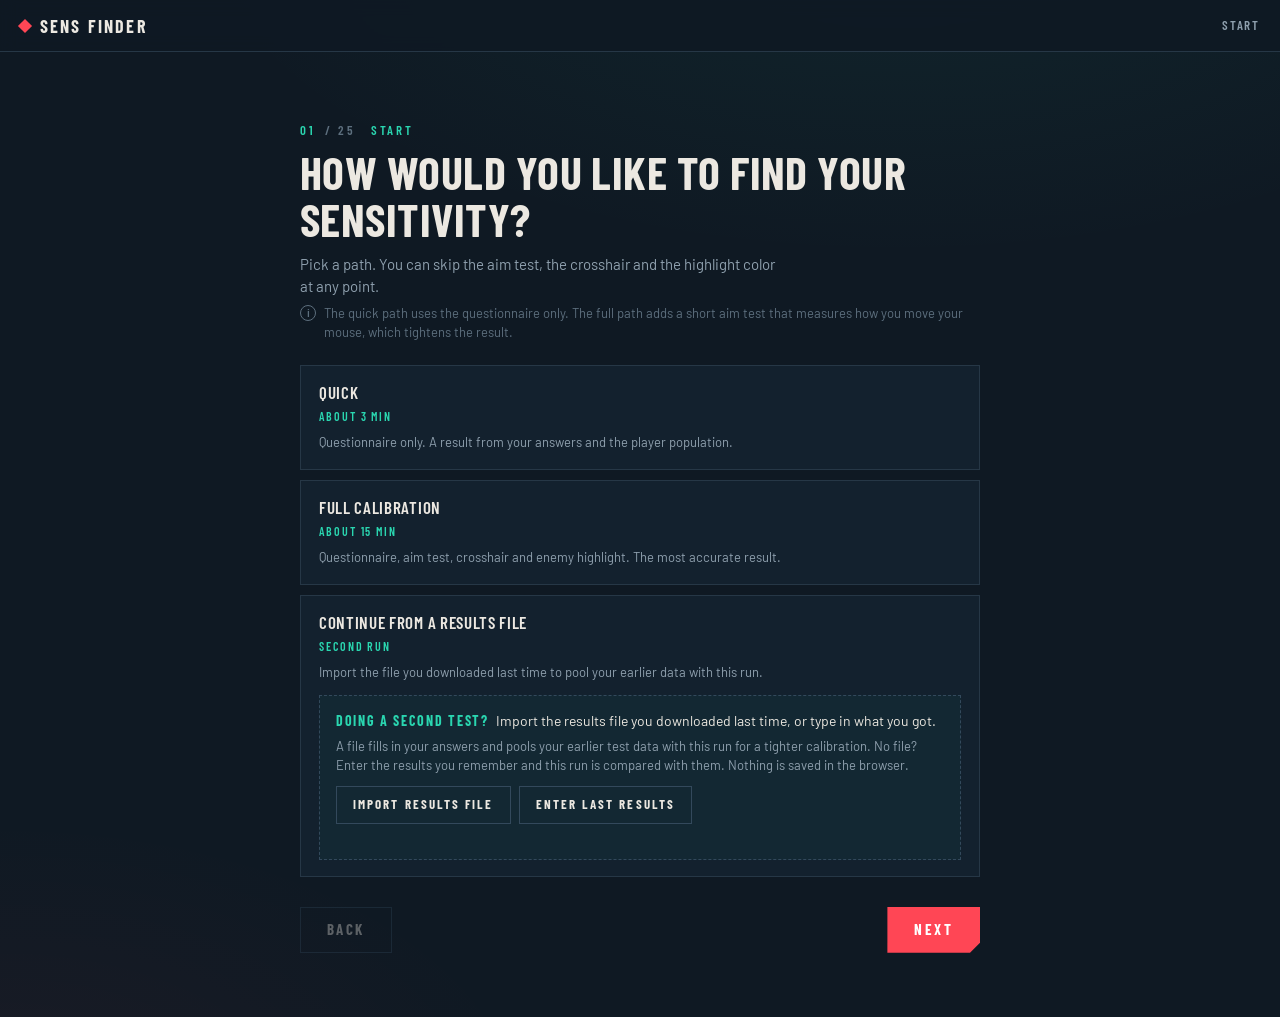
<file: index.html>
<!doctype html>
<html lang="en">
<head>
<meta charset="utf-8">
<meta name="viewport" content="width=device-width, initial-scale=1, viewport-fit=cover">
<title>Valorant Sensitivity Finder</title>
<link rel="preconnect" href="https://fonts.googleapis.com">
<link rel="preconnect" href="https://fonts.gstatic.com" crossorigin>
<link href="https://fonts.googleapis.com/css2?family=Barlow+Condensed:wght@500;600;700&family=Barlow:wght@400;500;600&display=swap" rel="stylesheet">
<link rel="stylesheet" href="ui/styles.css?v=1.0.0">
<link rel="stylesheet" href="ui/aimtest.css?v=1.0.0">
<link rel="stylesheet" href="ui/flow.css?v=1.0.0">
</head>
<body>
<header class="top">
  <div class="brand"><i aria-hidden="true"></i>Sens Finder</div>
  <div class="crumb" id="crumb">Setup</div>
  <div class="progress" id="progress" role="progressbar" aria-valuemin="0" aria-valuemax="100" aria-valuenow="0"></div>
</header>
<div class="wrap" id="wrap">
  <main id="app" aria-live="polite"></main>
</div>

<script src="model.js?v=1.0.0"></script>
<script src="xhair.js?v=1.0.0"></script>
<script src="session.js?v=1.0.0"></script>
<script src="aim.js?v=1.0.0"></script>
<script src="ui/core.js?v=1.0.0"></script>
<script src="ui/draw.js?v=1.0.0"></script>
<script src="ui/tests.js?v=1.0.0"></script>
<script src="ui/questions.js?v=1.0.0"></script>
<script src="ui/app.js?v=1.0.0"></script>
<script src="ui/charts.js?v=1.0.0"></script>
<script src="ui/results.js?v=1.0.0"></script>
<script src="ui/aimtest.js?v=1.0.0"></script>
<script src="ui/main.js?v=1.0.0"></script>
</body>
</html>
</file>
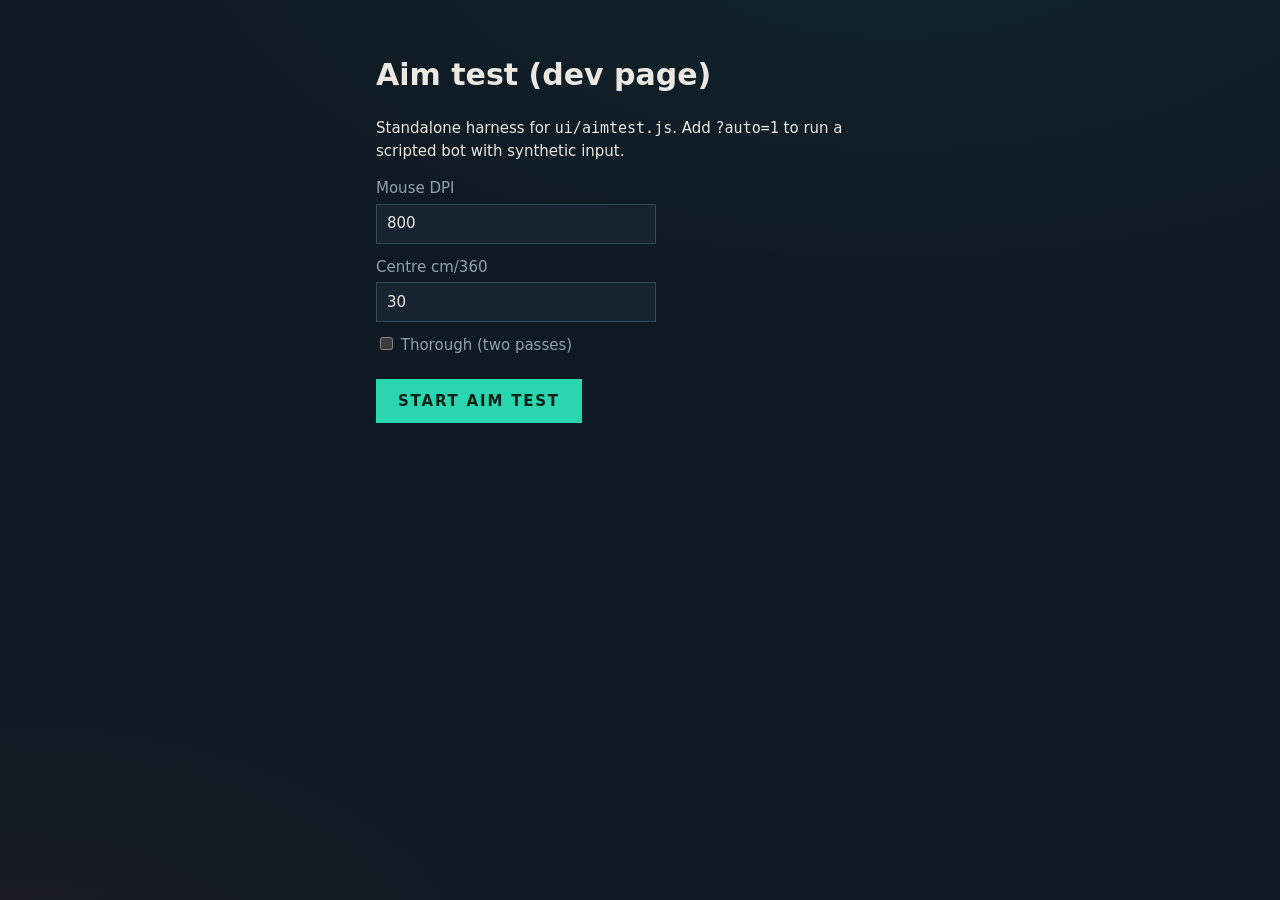
<file: aimtest.html>
<!doctype html>
<html lang="en">
<head>
<meta charset="utf-8">
<meta name="viewport" content="width=device-width, initial-scale=1">
<title>valoSens aim test (dev page)</title>
<link rel="stylesheet" href="ui/styles.css">
<link rel="stylesheet" href="ui/aimtest.css">
<style>
  .dev { max-width: 560px; margin: 0 auto; padding: 32px 16px 64px; }
  .dev label { display: block; margin: 12px 0 4px; color: var(--muted); }
  .dev input[type=number] { width: 100%; min-height: 40px; padding: 0 10px; background: var(--panel-solid); border: 1px solid var(--line2); }
  .dev .go { margin-top: 18px; min-height: 44px; padding: 0 22px; background: var(--teal); color: #06201a; border: 0; font: 700 15px var(--head); letter-spacing: .12em; text-transform: uppercase; cursor: pointer; }
  #out { white-space: pre-wrap; word-break: break-all; font-size: 12px; color: var(--muted); max-height: 40vh; overflow: auto; }
</style>
</head>
<body>
<main class="dev">
  <h1>Aim test (dev page)</h1>
  <p>Standalone harness for <code>ui/aimtest.js</code>. Add <code>?auto=1</code> to run a scripted bot with synthetic input.</p>
  <label for="dpi">Mouse DPI</label><input id="dpi" type="number" value="800" min="100" max="32000">
  <label for="cm">Centre cm/360</label><input id="cm" type="number" value="30" min="8" max="160">
  <label><input id="thorough" type="checkbox"> Thorough (two passes)</label>
  <button class="go" id="go" type="button">Start aim test</button>
  <p id="status" role="status"></p>
  <pre id="out"></pre>
</main>
<script src="aim.js"></script>
<script src="ui/aimtest.js"></script>
<script>
(function () {
  var params = new URLSearchParams(location.search), auto = params.get("auto") === "1";
  var statusEl = document.getElementById("status"), outEl = document.getElementById("out");
  function opts() {
    var o = { dpi: +document.getElementById("dpi").value || 800, centreCm: +document.getElementById("cm").value || 30,
      thorough: document.getElementById("thorough").checked, seed: +params.get("seed") || 1, session: "cur" };
    if (auto) { o.mix = { micro: 2, flick: 2, turn: 1, track: 1 }; o.levels = 3; o.thorough = false; o.source = scripted(); }
    return o;
  }
  function run() {
    statusEl.textContent = "";
    var host = document.body;
    AimTest.start(host, opts(), function (result) {
      statusEl.textContent = "Done";
      outEl.textContent = JSON.stringify(result);
      outEl.id = "out";
    }, function (reason) { statusEl.textContent = "Cancelled: " + reason; });
  }
  document.getElementById("go").addEventListener("click", run);

  /* ---- scripted bot (auto mode): synthetic counts + timestamps, min-jerk moves with noise ---- */
  function scripted() {
    var rnd = ValoAim._rng(params.get("botseed") ? +params.get("botseed") : 5), h = null, busy = false, engaged = null, stopped = false;
    function gauss() { var u = 1 - rnd(), v = rnd(); return Math.sqrt(-2 * Math.log(u)) * Math.cos(6.28318 * v); }
    function now() { return performance.now(); }
    function dbg() { return AimTest._debug(); }
    function wrap(d) { return Math.abs(d) <= 180 ? d : d - 360 * Math.round(d / 360); }
    // minimum-jerk move of (dx, dy) counts over durS seconds, emitting a 1000 Hz event stream tied to the real clock
    function move(dx, dy, durS, abortId, cb) {
      var T0 = now(), N = Math.max(1, Math.round(durS * 1000)), i = 0, ex = 0, ey = 0;
      (function step() {
        var d = dbg();
        if (!d || (abortId && (!d.spec || d.spec.id !== abortId))) { cb(false); return; }
        var upto = Math.min(N, Math.floor(now() - T0));
        while (i < upto) {
          i++; var s = i / N, m = 10 * s * s * s - 15 * s * s * s * s + 6 * s * s * s * s * s;
          var tx = Math.round(dx * m), ty = Math.round(dy * m);
          h.move(tx - ex, ty - ey, T0 + i); ex = tx; ey = ty;
        }
        if (i >= N) cb(true); else requestAnimationFrame(step);
      })();
    }
    function click(cb) { h.down(now()); setTimeout(function () { h.up(now()); cb(); }, 30); }
    function swipe(d, cb) {
      var cpc = d.countsPerCm, cm = d.swipeKind === "dpi" ? d.cardCm : d.swipeKind === "pad" ? 42 : 20;
      var dur = d.swipeKind === "dpi" ? [2.0, 1.0, 0.5][d.swipeIndex] : 0.8;
      h.down(now());
      setTimeout(function () { move(Math.round(cm * cpc), 0, dur, null, function () { setTimeout(function () { h.up(now()); cb(); }, 20); }); }, 30);
    }
    function aim(d, cb) {
      var sp = d.spec, k = 360 / sp.cm, cpc = d.countsPerCm, id = sp.id;
      function err() {
        var dd = dbg(); if (!dd || !dd.target) return null;
        return { yaw: wrap(dd.target.yaw - dd.viewYaw), pitch: dd.target.pitch - dd.viewPitch, cm: sp.cm };
      }
      if (sp.task === "track") {
        var t0 = now();
        (function pursue() {
          var dd = dbg(), e = dd && dd.spec && dd.spec.id === id ? err() : null;
          if (!e) { cb(); return; }
          var cx = (e.yaw / k) * cpc * 0.5 + gauss() * 0.7, cy = (e.pitch / k) * cpc * 0.5 * -1;
          h.move(Math.round(cx), Math.round(cy), now());
          requestAnimationFrame(pursue);
        })();
        return;
      }
      setTimeout(function () {
        (function attempt() {
          var e = err();
          if (!e) { cb(); return; }
          var amp = Math.sqrt(e.yaw * e.yaw + e.pitch * e.pitch), dur = 0.1 + 0.04 * Math.sqrt(amp);
          var f = 1 + gauss() * 0.03;
          var dx = Math.round(e.yaw / k * cpc * f + gauss() * 1.5), dy = Math.round(-(e.pitch / k * cpc) * f + gauss() * 1.5);
          move(dx, dy, dur, id, function (ok) {
            if (!ok) { cb(); return; }
            setTimeout(function () { click(function () { setTimeout(attempt, 60); }); }, 90);
          });
        })();
      }, 200 + rnd() * 80);
    }
    function tick() {
      if (stopped) return;
      var d = dbg();
      if (!d) { stopped = true; return; }
      if (busy) { requestAnimationFrame(tick); return; }
      if (d.awaiting === "button") {
        busy = true;
        setTimeout(function () { var b = document.querySelector(".at-btn.primary"); if (b) b.click(); busy = false; requestAnimationFrame(tick); }, 120);
        return;
      }
      if (d.awaiting === "swipe") { busy = true; swipe(d, function () { busy = false; setTimeout(function () { requestAnimationFrame(tick); }, 150); }); return; }
      if (d.awaiting === "aim" && d.spec && d.target && engaged !== d.spec.id) {
        engaged = d.spec.id; busy = true;
        aim(d, function () { busy = false; requestAnimationFrame(tick); });
        return;
      }
      requestAnimationFrame(tick);
    }
    return { attach: function (onMove, onDown, onUp) { h = { move: onMove, down: onDown, up: onUp }; requestAnimationFrame(tick); } };
  }

  if (auto) run();
})();
</script>
</body>
</html>
</file>
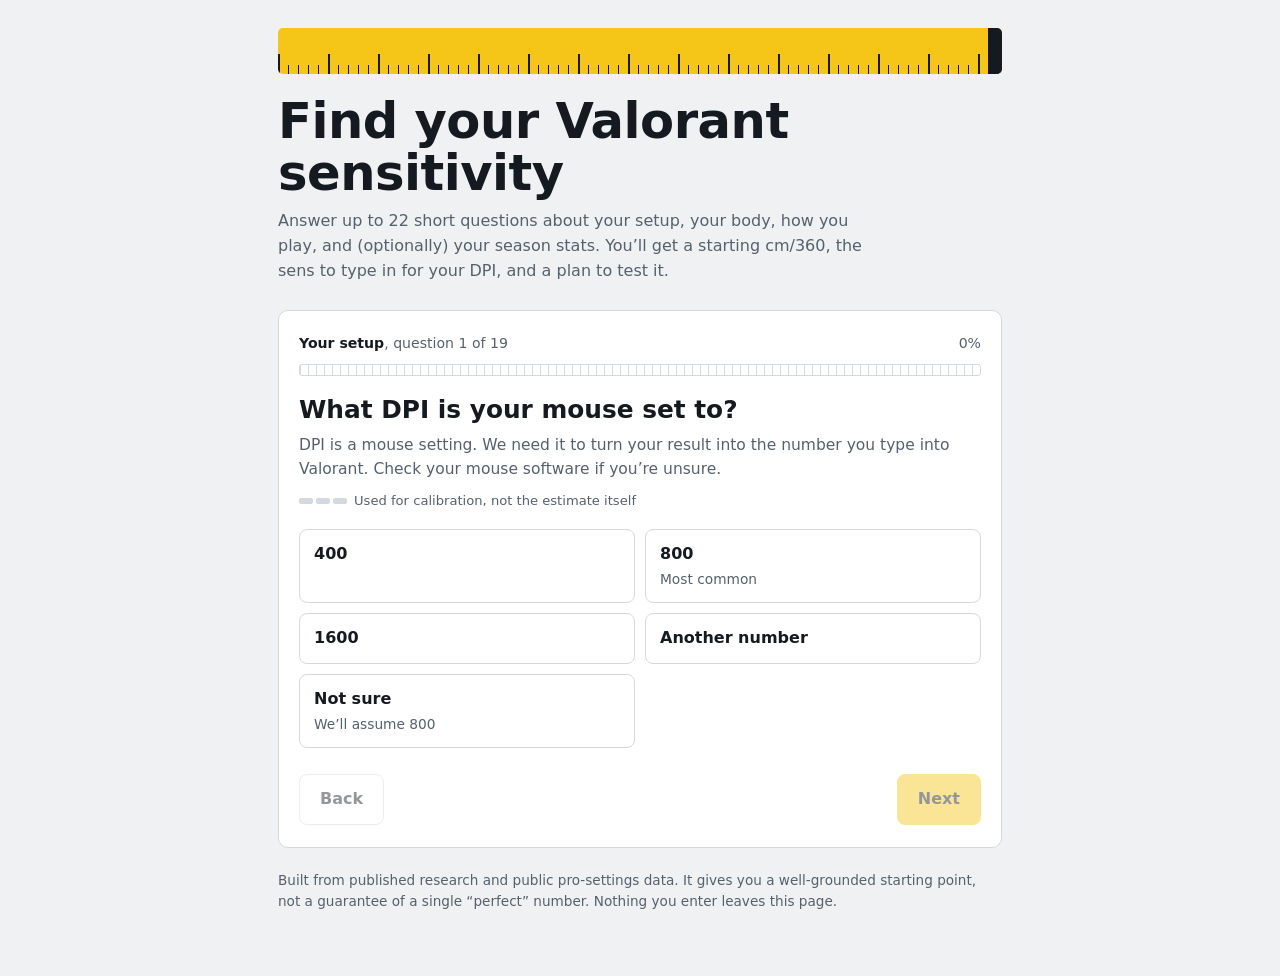
<file: Valorant sensitivity finder.html>
<!doctype html>
<html lang="en">
<head>
<meta charset="utf-8">
<meta name="viewport" content="width=device-width, initial-scale=1, viewport-fit=cover">
<title>Valorant sensitivity finder</title>
<style>
  :root {
    --bg: #EFF1F3;
    --card: #FFFFFF;
    --ink: #141A20;
    --muted: #55616D;
    --line: #D3D9DF;
    --tape: #F5C518;
    --on-tape: #141A20;
    --focus: #2457D6;
    --band: rgba(245, 197, 24, 0.22);
    --band-strong: rgba(245, 197, 24, 0.5);
    --good: #1B7A43;
    --warn: #A15C00;
    color-scheme: light;
    box-sizing: border-box;
    padding-top: env(safe-area-inset-top, 0px);
    padding-bottom: env(safe-area-inset-bottom, 0px);
  }
  @media (prefers-color-scheme: dark) {
    :root:not([data-theme="light"]) {
      --bg: #12171C; --card: #1A2128; --ink: #E9EDF1; --muted: #9AA6B2; --line: #2C3741; --focus: #7EA4FF;
      --band: rgba(245, 197, 24, 0.16); --band-strong: rgba(245, 197, 24, 0.38);
      --good: #55C987; --warn: #F0A84A;
      color-scheme: dark;
    }
  }
  :root[data-theme="dark"] {
    --bg: #12171C; --card: #1A2128; --ink: #E9EDF1; --muted: #9AA6B2; --line: #2C3741; --focus: #7EA4FF;
    --band: rgba(245, 197, 24, 0.16); --band-strong: rgba(245, 197, 24, 0.38);
    --good: #55C987; --warn: #F0A84A;
    color-scheme: dark;
  }
  html { scroll-padding-top: env(safe-area-inset-top, 0px); }
  *, *::before, *::after { box-sizing: border-box; }
  body { margin: 0; background: var(--bg); color: var(--ink);
    font: 16px/1.55 system-ui, -apple-system, "Segoe UI", Roboto, "Helvetica Neue", Arial, sans-serif; -webkit-text-size-adjust: 100%; }
  .wrap { max-width: 760px; margin: 0 auto; padding: 28px 18px 64px; }
  h1, h2, .big { font-family: "Bahnschrift", "DIN Alternate", "Arial Narrow", "Roboto Condensed", system-ui, sans-serif; }

  .tape { height: 46px; border-radius: 5px; background: var(--tape); position: relative; overflow: hidden;
    background-image: repeating-linear-gradient(90deg, var(--on-tape) 0 1px, transparent 1px 10px), repeating-linear-gradient(90deg, var(--on-tape) 0 2px, transparent 2px 50px);
    background-size: 100% 9px, 100% 20px; background-repeat: no-repeat; background-position: left bottom, left bottom; }
  .tape::after { content: ""; position: absolute; right: 0; top: 0; bottom: 0; width: 14px; background: var(--on-tape); }
  h1 { font-size: clamp(2rem, 7vw, 3.1rem); line-height: 1.04; margin: 22px 0 10px; letter-spacing: -0.01em; font-weight: 700; }
  .lede { color: var(--muted); max-width: 60ch; margin: 0 0 26px; }

  .card { background: var(--card); border: 1px solid var(--line); border-radius: 10px; padding: 22px 20px; }
  .meta { display: flex; justify-content: space-between; align-items: center; gap: 12px; margin-bottom: 10px; font-size: 0.88rem; color: var(--muted); }
  .meta b { color: var(--ink); }
  .bar { height: 12px; border-radius: 3px; border: 1px solid var(--line); overflow: hidden; margin-bottom: 20px;
    background-image: repeating-linear-gradient(90deg, var(--line) 0 1px, transparent 1px 8px); }
  .bar > i { display: block; height: 100%; background: var(--tape); width: 0; transition: width .25s ease; }
  h2 { font-size: 1.55rem; line-height: 1.15; margin: 0 0 8px; font-weight: 700; }
  .why { color: var(--muted); margin: 0 0 6px; font-size: 0.97rem; }
  .ev { display: inline-flex; align-items: center; gap: 7px; font-size: 0.82rem; color: var(--muted); margin: 4px 0 18px; }
  .pips { display: inline-flex; gap: 3px; }
  .pips b { width: 14px; height: 6px; border-radius: 2px; background: var(--line); }
  .pips b.on { background: var(--tape); outline: 1px solid color-mix(in srgb, var(--on-tape) 35%, transparent); }

  .choices { display: grid; gap: 10px; grid-template-columns: 1fr; }
  .choices.c2 { grid-template-columns: repeat(2, 1fr); }
  .choices.c3 { grid-template-columns: repeat(3, 1fr); }
  @media (max-width: 520px) { .choices.c2, .choices.c3 { grid-template-columns: 1fr; } }
  .choice { text-align: left; font: inherit; color: inherit; cursor: pointer; background: var(--card); border: 1.5px solid var(--line);
    border-radius: 8px; padding: 12px 14px; display: flex; flex-direction: column; gap: 2px; min-height: 48px; }
  .choice:hover { border-color: var(--muted); }
  .choice[aria-pressed="true"] { border-color: var(--tape); background: color-mix(in srgb, var(--tape) 18%, var(--card)); box-shadow: inset 0 0 0 1px var(--tape); }
  .c-l { font-weight: 600; }
  .c-s { font-size: 0.86rem; color: var(--muted); }

  label.f { display: block; font-weight: 600; margin: 14px 0 6px; font-size: 0.95rem; }
  label.f small { font-weight: 400; color: var(--muted); }
  input[type="number"], select, textarea { font: inherit; color: var(--ink); background: var(--card); border: 1.5px solid var(--line);
    border-radius: 8px; padding: 11px 12px; width: 100%; max-width: 280px; min-height: 46px; }
  textarea { max-width: 100%; min-height: 96px; resize: vertical; }
  .row { display: flex; gap: 14px; flex-wrap: wrap; }
  .row > div { flex: 1 1 180px; }
  input[type="range"] { width: 100%; accent-color: var(--tape); margin: 8px 0 2px; height: 28px; }
  .ends { display: flex; justify-content: space-between; font-size: 0.86rem; color: var(--muted); gap: 12px; }
  .ends span:last-child { text-align: right; }
  details { margin: 14px 0 0; border: 1px solid var(--line); border-radius: 8px; padding: 10px 14px; }
  summary { cursor: pointer; font-weight: 600; font-size: 0.95rem; }
  details p { margin: 8px 0 0; color: var(--muted); font-size: 0.93rem; }
  .mini { margin-top: 10px; }
  .tip { color: var(--muted); font-size: 0.9rem; margin: 6px 0 0; }

  .nav { display: flex; justify-content: space-between; gap: 12px; margin-top: 26px; }
  .btn { font: inherit; font-weight: 700; cursor: pointer; border-radius: 8px; padding: 12px 20px; min-height: 48px; border: 1.5px solid var(--line); background: transparent; color: var(--ink); }
  .btn.primary { background: var(--tape); color: var(--on-tape); border-color: var(--tape); }
  .btn:disabled { opacity: .45; cursor: not-allowed; }
  .btn:hover:not(:disabled) { filter: brightness(1.05); }
  :focus-visible { outline: 3px solid var(--focus); outline-offset: 2px; }

  .big { font-size: clamp(3.4rem, 15vw, 5.6rem); line-height: 1; font-weight: 700; letter-spacing: -0.02em; }
  .big small { font-size: 0.32em; font-weight: 600; letter-spacing: 0; color: var(--muted); margin-left: 8px; }
  .sub { color: var(--muted); margin: 6px 0 0; }
  .pill { display: inline-block; border: 1.5px solid var(--line); border-radius: 999px; padding: 3px 12px; font-size: 0.88rem; font-weight: 600; margin-top: 12px; }
  .pill.hi { border-color: var(--good); color: var(--good); }
  .pill.mid { border-color: var(--tape); }
  .pill.lo { border-color: var(--warn); color: var(--warn); }
  h3 { font-size: 1.15rem; margin: 30px 0 10px; }
  table { width: 100%; border-collapse: collapse; font-size: 0.95rem; }
  th, td { text-align: left; padding: 9px 8px; border-bottom: 1px solid var(--line); vertical-align: top; }
  th { font-weight: 600; color: var(--muted); font-size: 0.86rem; }
  tr.hl td { background: color-mix(in srgb, var(--tape) 18%, transparent); font-weight: 700; }
  .scroll-x { overflow-x: auto; }
  .good { color: var(--good); font-weight: 600; }
  .warn { color: var(--warn); font-weight: 600; }

  .scale { position: relative; height: 92px; margin: 18px 6px 4px; }
  .rail { position: absolute; left: 0; right: 0; top: 34px; height: 26px; border: 1px solid var(--line); border-radius: 4px;
    background-image: repeating-linear-gradient(90deg, var(--line) 0 1px, transparent 1px 5%); }
  .band { position: absolute; top: 34px; height: 26px; }
  .band.sci { background: var(--band); }
  .band.pro { background: var(--band-strong); top: 44px; height: 16px; }
  .mk { position: absolute; top: 4px; transform: translateX(-50%); text-align: center; font-size: 0.78rem; font-weight: 700; white-space: nowrap; }
  .mk::after { content: ""; display: block; width: 3px; height: 54px; margin: 2px auto 0; background: var(--tape); outline: 1px solid var(--on-tape); }
  .mk.cur { top: auto; bottom: -8px; }
  .mk.cur::after { display: none; }
  .mk.cur::before { content: ""; display: block; width: 3px; height: 14px; margin: 0 auto 2px; background: var(--ink); }
  .ticks { display: flex; justify-content: space-between; font-size: 0.75rem; color: var(--muted); position: absolute; left: 0; right: 0; top: 62px; pointer-events: none; }
  .legend { display: flex; flex-wrap: wrap; gap: 6px 18px; font-size: 0.85rem; color: var(--muted); margin-top: 8px; }
  .legend i { display: inline-block; width: 14px; height: 10px; border-radius: 2px; margin-right: 6px; vertical-align: -1px; }

  .parts { list-style: none; padding: 0; margin: 0; }
  .parts li { display: grid; grid-template-columns: 1fr auto; gap: 2px 14px; padding: 10px 0; border-bottom: 1px solid var(--line); }
  .parts .pn { font-weight: 600; }
  .parts .pv { font-variant-numeric: tabular-nums; font-weight: 700; text-align: right; }
  .parts .pd { grid-column: 1 / -1; color: var(--muted); font-size: 0.88rem; }
  ol.plan { padding-left: 1.2em; margin: 0; }
  ol.plan li { margin: 0 0 10px; }
  .note { border-left: 4px solid var(--tape); padding: 8px 14px; margin: 18px 0 0; background: color-mix(in srgb, var(--tape) 10%, transparent); border-radius: 0 6px 6px 0; font-size: 0.95rem; }
  .actions { display: flex; flex-wrap: wrap; gap: 10px; margin-top: 28px; }
  .src { font-size: 0.92rem; color: var(--muted); padding-left: 1.2em; }
  .src li { margin-bottom: 4px; }
  .src a { color: var(--ink); }
  .toast { font-size: 0.9rem; color: var(--muted); align-self: center; }
  footer { margin-top: 22px; font-size: 0.85rem; color: var(--muted); }
  @media (prefers-reduced-motion: reduce) { .bar > i { transition: none; } }
</style>
</head>
<body>
<div class="wrap">
  <div class="tape" aria-hidden="true"></div>
  <h1>Find your Valorant sensitivity</h1>
  <p class="lede">Answer up to 22 short questions about your setup, your body, how you play, and (optionally) your season stats. You’ll get a starting cm/360, the sens to type in for your DPI, and a plan to test it.</p>

  <main id="app" class="card" aria-live="polite"></main>

  <footer>Built from published research and public pro-settings data. It gives you a well-grounded starting point, not a guarantee of a single “perfect” number. Nothing you enter leaves this page.</footer>
</div>

<script>
"use strict";

/* ---------- Constants ---------- */
var YAW = 0.07;
var K = 360 * 2.54 / YAW;                 // cm/360 = K / (DPI * sens)
var OTHER_YAW = { cs2: 0.022, apex: 0.022, ow2: 0.0066 };
var BASE_CM = 45;
var SCI_MIN = 20, SCI_MAX = 80;
var PRO_Q1 = 914.4 / (YAW * 280), PRO_Q3 = 914.4 / (YAW * 184);

/* ---------- State ---------- */
function freshState() {
  return {
    dpiSel: null, dpiCustom: "", weight: null,
    pad: null, lifts: null,
    cur: "", measured: "", otherGame: "none", otherSens: "", sat: 3, miss: null,
    style: null, grip: null, ache: null, monSize: 24.5, monDist: 60,
    role: null, weapon: null, range: null, peek: null, scoped: null, priority: 3,
    exp: null, train: null,
    statsGate: null,
    stRank: "unsure", stMatches: "", stHs: "", stKd: "", stAdr: "", stKast: "", stFk: "", stFd: "", stWr: "", stPs: "", stPaste: ""
  };
}
var S = freshState();
var currentId = "dpi";

/* ---------- Helpers ---------- */
function pos(x) { var n = parseFloat(x); return isFinite(n) && n > 0 ? n : NaN; }
function has(v) { return v !== "" && isFinite(parseFloat(v)); }
function nv(v) { return parseFloat(v); }
function clamp(x, a, b) { return Math.max(a, Math.min(b, x)); }
function getDpi() {
  if (S.dpiSel === "unsure") return 800;
  var d = S.dpiSel === "other" ? parseFloat(S.dpiCustom) : parseFloat(S.dpiSel);
  return isFinite(d) ? d : NaN;
}
function anchor() {
  var dpi = getDpi();
  if (pos(S.measured) === pos(S.measured)) return { cm: pos(S.measured), src: "your measured cm/360" };
  if (pos(S.cur) === pos(S.cur) && dpi > 0) return { cm: K / (dpi * pos(S.cur)), src: "your current Valorant sensitivity" };
  if (S.otherGame !== "none" && pos(S.otherSens) === pos(S.otherSens) && dpi > 0)
    return { cm: 914.4 / (dpi * pos(S.otherSens) * OTHER_YAW[S.otherGame]), src: "your sensitivity in another game" };
  return null;
}
function sensFor(cm, dpi) { return K / (cm * dpi); }
function f1(x) { return x.toFixed(1); }

/* ---------- Season stats ---------- */
var HS_REF = { iron: 13, gold: 22.4, plat: 26, diamond: 27.7, asc: 29.9 };
var KD_RANGE = { iron: [0.8, 1.1], bronze: [0.8, 1.1], silver: [0.8, 1.1], gold: [1.0, 1.3], plat: [1.0, 1.3], diamond: [1.1, 1.5], asc: [1.1, 1.5], imm: [1.2, 99], rad: [1.2, 99] };
var RANKS = [["unsure", "Not sure / unranked"], ["iron", "Iron"], ["bronze", "Bronze"], ["silver", "Silver"], ["gold", "Gold"], ["plat", "Platinum"], ["diamond", "Diamond"], ["asc", "Ascendant"], ["imm", "Immortal"], ["rad", "Radiant"]];

function statsGiven() {
  if (S.statsGate !== "yes") return false;
  return has(S.stHs) || has(S.stKd) || has(S.stAdr) || has(S.stKast) || has(S.stWr) || has(S.stPs) || (has(S.stFk) && has(S.stFd));
}
function statsInfo() {
  if (!statsGiven()) return null;
  var rows = [], comps = [];
  var rank = S.stRank;
  var hsRef = HS_REF[rank] || 22;
  var hsRefNote = HS_REF[rank] ? "median for your rank in one tracker’s sample" : "general “average to solid” level";
  if (has(S.stHs)) {
    var hs = nv(S.stHs);
    var v = hs < hsRef - 3 ? ["Below", "warn"] : hs > hsRef + 3 ? ["Above", "good"] : ["Near", ""];
    rows.push({ n: "Headshot %", val: hs.toFixed(1) + "%", ref: "about " + hsRef + "% (" + hsRefNote + ")", v: v });
    comps.push(clamp((hs - hsRef) / 8, -1, 1));
  }
  if (has(S.stKd)) {
    var kd = nv(S.stKd);
    var rg = KD_RANGE[rank];
    var refTxt, v2;
    if (rg) {
      refTxt = rg[1] >= 99 ? rg[0] + " or higher" : rg[0] + "–" + rg[1];
      v2 = kd < rg[0] ? ["Below", "warn"] : kd > rg[1] ? ["Above", "good"] : ["Within", ""];
      comps.push(clamp((kd - (rg[1] >= 99 ? 1.3 : (rg[0] + rg[1]) / 2)) / 0.3, -1, 1));
    } else {
      refTxt = "1.0 means you trade evenly";
      v2 = kd < 0.9 ? ["Below", "warn"] : kd > 1.1 ? ["Above", "good"] : ["Even", ""];
      comps.push(clamp((kd - 1.0) / 0.3, -1, 1));
    }
    rows.push({ n: "K/D", val: kd.toFixed(2), ref: refTxt, v: v2 });
  }
  if (has(S.stAdr)) {
    var adr = nv(S.stAdr);
    var v3 = adr < 110 ? ["Below solid", "warn"] : adr < 130 ? ["Solid", ""] : adr < 150 ? ["Strong", "good"] : ["Very strong", "good"];
    rows.push({ n: "ADR (damage per round)", val: adr.toFixed(0), ref: "110–130 is solid, 150+ is strong", v: v3 });
    comps.push(clamp((adr - 120) / 30, -1, 1));
  }
  if (has(S.stKast)) {
    var ka = nv(S.stKast);
    var v4 = ka < 65 ? ["Below", "warn"] : ka < 75 ? ["Good", "good"] : ["Star level", "good"];
    rows.push({ n: "KAST %", val: ka.toFixed(0) + "%", ref: "above 65% is good, 75–85% is star level", v: v4 });
  }
  if (has(S.stFk) && has(S.stFd) && nv(S.stFd) > 0) {
    var r = nv(S.stFk) / nv(S.stFd);
    var v5 = r > 1.1 ? ["Winning openers", "good"] : r >= 0.9 ? ["Even", ""] : ["Losing openers", "warn"];
    rows.push({ n: "First bloods ÷ first deaths", val: r.toFixed(2), ref: "above 1.0 is good for entry roles; support roles often sit lower", v: v5 });
  }
  if (has(S.stWr)) {
    var wr = nv(S.stWr);
    rows.push({ n: "Win rate", val: wr.toFixed(0) + "%", ref: "50% is break-even", v: wr > 52 ? ["Above", "good"] : wr < 48 ? ["Below", "warn"] : ["Near", ""] });
  }
  if (has(S.stPs)) {
    rows.push({ n: "Performance Score (average)", val: nv(S.stPs).toFixed(0), ref: "no official benchmark; tracked as your baseline", v: ["Baseline", ""] });
  }
  var matches = has(S.stMatches) ? nv(S.stMatches) : 15;
  var sw = clamp(matches / 30, 0, 1);
  var aim = comps.length ? (comps.reduce(function (a, b) { return a + b; }, 0) / comps.length) * sw : 0;
  return { rows: rows, aim: aim, sw: sw, matches: has(S.stMatches) ? nv(S.stMatches) : null, hsLow: has(S.stHs) && nv(S.stHs) < hsRef - 5 };
}

/* ---------- Model ---------- */
var F = {
  style:  { wrist: 0.70, wf: 0.85, forearm: 1.0, arm: 1.25, unsure: 1.0 },
  grip:   { palm: 1.03, claw: 1.0, tip: 0.95, unsure: 1.0 },
  role:   { duelist: 0.93, init: 0.97, ctrl: 1.0, sent: 1.07, flex: 1.0 },
  weapon: { rifle: 1.0, spray: 0.97, sniper: 1.1, close: 0.92 },
  range:  { close: 0.95, mixed: 1.0, long: 1.06 },
  peek:   { hold: 1.04, mixed: 1.0, swing: 0.96 },
  ache:   { none: 1.0, some: 1.05, often: 1.12, unsure: 1.0 },
  lifts:  { never: 1.0, some: 0.96, often: 0.88, unsure: 1.0 },
  miss:   { over: 1.15, under: 0.87, mixed: 1.0, unsure: 1.0 }
};
var PAD_W = { 22: 22, 32: 32, 42: 42, 55: 55, 72: 72, 90: 90 };

function compute() {
  var parts = [], notes = [];
  var prod = 1;
  function add(label, f, ev, desc) { parts.push({ label: label, f: f, ev: ev, desc: desc }); prod *= f; }

  add("Aiming style", F.style[S.style], "moderate", S.style === "unsure"
    ? "You weren’t sure, so no adjustment was made and your suggested range is a bit wider. The test plan will help you find out."
    : "Wrist aimers need fast, small movements; arm aimers need room. Sensitivity and joint use track each other (CHI 2024).");
  add("Grip", F.grip[S.grip], "weak", "Tiny effect. Mostly about comfort, not accuracy.");
  add("Agent type", F.role[S.role], "weak", "Community tendency only: entry roles lean a bit faster, anchors a bit slower.");
  add("Main weapon", F.weapon[S.weapon], "weak", "Long-range and precision shots favor slower; close-range favors faster.");
  add("Typical fight distance", F.range[S.range], "weak", "Longer sightlines reward fine control; tight spaces reward quick repositioning.");
  add("How you take fights", F.peek[S.peek], "weak", "Holding angles means small corrections; wide swings mean bigger flicks.");
  add("Control vs. turning speed", Math.exp(-0.08 * (S.priority - 3)), "moderate", "The speed–precision trade-off is the core finding in the lab data.");
  add("Wrist/forearm soreness", F.ache[S.ache], "moderate", "More wrist use correlated with higher upper-limb load. A slower setting moves effort toward the arm.");

  var W = S.monSize * 16 / Math.sqrt(16 * 16 + 9 * 9);
  var theta = 2 * Math.atan((W / 2) / S.monDist) * 180 / Math.PI;
  add("Screen size and distance", clamp(Math.pow(theta / 48.4, 0.15), 0.95, 1.05), "weak", "Physical reasoning only (capped at ±5%). Your screen spans about " + theta.toFixed(0) + "° of your view.");

  var si = statsInfo();
  if (si && si.hsLow) add("Season headshot rate", 1 + 0.04 * si.sw, "weak", "Your headshot rate is well below the usual level for your rank. That can mean you need finer control on small corrections, but it can also just be crosshair placement or weapon choice, so this is a small nudge.");

  prod = clamp(prod, 0.6, 1.6);
  var model = BASE_CM * prod;

  var a = anchor();
  var target, weight = 0, shift = 0;
  if (a) {
    var k = (6 - S.sat) / 5;
    var adj = a.cm * Math.pow(F.miss[S.miss || "mixed"], k) * Math.pow(F.lifts[S.lifts], k);
    shift = si ? 0.10 * si.aim : 0;
    weight = clamp(0.25 + 0.15 * (S.sat - 1) + shift, 0.15, 0.9);
    target = Math.exp(weight * Math.log(adj) + (1 - weight) * Math.log(model));
  } else {
    target = model * F.lifts[S.lifts];
  }

  var unclamped = target;
  target = clamp(target, SCI_MIN, SCI_MAX);
  if (unclamped !== target) notes.push("Your answers pointed outside the 20–80 cm/360 range where lab players performed best, so the result was pulled back inside it.");

  var cap = Math.max(SCI_MIN, PAD_W[S.pad] * 1.15);
  if (target > cap) {
    target = cap;
    notes.push("Your swipe space is smaller than the ideal value, so the result was capped near your usable width. A larger pad would let you run slower if you want to.");
  }

  var spread = (S.exp === "new" ? 0.18 : 0.12) + (a ? 0 : 0.04) + (S.style === "unsure" ? 0.03 : 0) + (S.train === "none" ? 0.02 : 0);

  var unsureCount = ["style", "grip", "ache", "lifts", "miss"].filter(function (k2) { return S[k2] === "unsure"; }).length;
  var pts = 0, why = [];
  if (a) { pts += S.sat >= 4 ? 3 : 2; why.push("you gave a current setting"); } else why.push("no current setting to anchor to");
  if (si && si.matches !== null && si.matches >= 15) { pts += 1; why.push("season stats with a decent sample"); }
  if (S.exp !== "new") { pts += 1; why.push("some experience"); } else why.push("you’re newer to tactical shooters");
  if (S.style !== "unsure") pts += 1;
  pts -= unsureCount;
  if (unsureCount > 0) why.push(unsureCount + " “not sure” answer" + (unsureCount > 1 ? "s" : ""));
  var conf = pts >= 5 ? "high" : pts >= 3 ? "medium" : "low";

  return { cm: target, parts: parts, notes: notes, anchor: a, weight: weight, shift: shift, model: model, spread: spread, si: si, conf: conf, why: why };
}

/* ---------- DOM helpers ---------- */
function el(tag, attrs, html) {
  var n = document.createElement(tag);
  if (attrs) Object.keys(attrs).forEach(function (k) { n.setAttribute(k, attrs[k]); });
  if (html != null) n.innerHTML = html;
  return n;
}
function choices(host, key, opts, cols) {
  var wrap = el("div", { "class": "choices" + (cols ? " c" + cols : ""), role: "group" });
  opts.forEach(function (o) {
    var b = el("button", { type: "button", "class": "choice", "aria-pressed": String(S[key] === o.v) },
      '<span class="c-l">' + o.l + '</span>' + (o.s ? '<span class="c-s">' + o.s + '</span>' : ""));
    b.addEventListener("click", function () {
      S[key] = o.v;
      Array.prototype.forEach.call(wrap.children, function (c) { c.setAttribute("aria-pressed", "false"); });
      b.setAttribute("aria-pressed", "true");
      refreshNav();
    });
    wrap.appendChild(b);
  });
  host.appendChild(wrap);
}
function numField(host, label, key, opts) {
  var box = el("div");
  box.appendChild(el("label", { "class": "f", "for": "in-" + key }, label));
  var i = el("input", { type: "number", id: "in-" + key, inputmode: "decimal", step: "any", min: "0" });
  if (opts && opts.ph) i.setAttribute("placeholder", opts.ph);
  i.value = S[key];
  i.addEventListener("input", function () { S[key] = i.value; refreshNav(); });
  box.appendChild(i);
  host.appendChild(box);
  return i;
}
function slider(host, key, endsL, endsR, min, max) {
  var i = el("input", { type: "range", min: String(min), max: String(max), step: "1", "aria-label": "Rating from " + min + " to " + max });
  i.value = S[key];
  i.addEventListener("input", function () { S[key] = parseInt(i.value, 10); });
  host.appendChild(i);
  host.appendChild(el("div", { "class": "ends" }, "<span>" + endsL + "</span><span>" + endsR + "</span>"));
}
function okRange(v, lo, hi) { return v === "" || (isFinite(parseFloat(v)) && parseFloat(v) >= lo && parseFloat(v) <= hi); }

/* ---------- Paste parser ---------- */
function grab(text, labels, intOnly) {
  var num = intOnly ? "([0-9][0-9,]*)" : "([0-9]+(?:\\.[0-9]+)?)";
  for (var i = 0; i < labels.length; i++) {
    var after = new RegExp(labels[i] + "[^0-9\\n]{0,24}" + num, "i").exec(text);
    if (after) return after[1].replace(/,/g, "");
    var before = new RegExp(num + "\\s*%?\\s*" + labels[i], "i").exec(text);
    if (before) return before[1].replace(/,/g, "");
  }
  return null;
}
function parseStats(text) {
  var map = [
    ["stHs", ["head\\s*shots?(?:\\s*(?:%|rate|percentage))?"], false],
    ["stKd", ["K\\s*\\/\\s*D(?:\\s*ratio)?"], false],
    ["stAdr", ["ADR", "damage\\s*\\/\\s*round", "damage\\s*per\\s*round"], false],
    ["stKast", ["KAST"], false],
    ["stWr", ["win\\s*(?:rate|%)"], false],
    ["stMatches", ["matches(?:\\s*played)?", "games(?:\\s*played)?"], true],
    ["stFk", ["first\\s*bloods?"], true],
    ["stFd", ["first\\s*deaths?"], true],
    ["stPs", ["performance\\s*score"], false]
  ];
  var n = 0;
  map.forEach(function (m) {
    try { var v = grab(text, m[1], m[2]); if (v !== null) { S[m[0]] = v; n++; } } catch (e) {}
  });
  return n;
}

/* ---------- Questions ---------- */
var Q = [
  /* Your setup */
  { id: "dpi", sec: "Your setup", ev: "calibration", title: "What DPI is your mouse set to?",
    why: "DPI is a mouse setting. We need it to turn your result into the number you type into Valorant. Check your mouse software if you’re unsure.",
    show: function () { return true; },
    render: function (h) {
      choices(h, "dpiSel", [{ v: "400", l: "400" }, { v: "800", l: "800", s: "Most common" }, { v: "1600", l: "1600" }, { v: "other", l: "Another number" }, { v: "unsure", l: "Not sure", s: "We’ll assume 800" }], 2);
      var box = el("div"); h.appendChild(box);
      function sync() { box.innerHTML = ""; if (S.dpiSel === "other") numField(box, "Your DPI", "dpiCustom", { ph: "e.g. 3200" }); }
      h.querySelectorAll(".choice").forEach(function (b) { b.addEventListener("click", sync); });
      sync();
    },
    valid: function () { var d = getDpi(); return d >= 100 && d <= 32000; } },

  { id: "weight", sec: "Your setup", ev: "weak", title: "How heavy is your mouse?",
    why: "The weight is printed on the box or the maker’s website. It doesn’t change your number, but very heavy mice can make aim harder to control.",
    show: function () { return true; },
    render: function (h) {
      choices(h, "weight", [
        { v: "u60", l: "Under 60 g", s: "Ultralight" },
        { v: "u80", l: "60–80 g" },
        { v: "u100", l: "80–100 g" },
        { v: "o100", l: "Over 100 g" },
        { v: "unsure", l: "Not sure" }], 2);
    },
    valid: function () { return !!S.weight; } },

  { id: "pad", sec: "Your setup", ev: "strong", title: "How much room do you have to swipe sideways?",
    why: "Slower sensitivities need more space. Measure the flat area where your mouse glides, from edge to edge.",
    show: function () { return true; },
    render: function (h) {
      choices(h, "pad", [
        { v: 22, l: "Under 28 cm", s: "Small pad" },
        { v: 32, l: "28–38 cm", s: "Medium pad" },
        { v: 42, l: "38–48 cm", s: "Standard large pad (about 45 cm)" },
        { v: 55, l: "48–65 cm", s: "Extended pad" },
        { v: 72, l: "65–85 cm", s: "XL pad" },
        { v: 90, l: "85 cm or more", s: "Desk mat or full desk" }], 2);
    },
    valid: function () { return S.pad !== null; } },

  { id: "lifts", sec: "Your setup", ev: "moderate", title: "How often do you reach the edge of your pad and have to lift the mouse?",
    why: "Lifting mid-fight costs time and precision. If it happens a lot, your setting is too slow for your space.",
    show: function () { return true; },
    render: function (h) {
      choices(h, "lifts", [
        { v: "never", l: "Almost never" },
        { v: "some", l: "Sometimes", s: "Mostly on big turns" },
        { v: "often", l: "Often", s: "Even in normal fights" },
        { v: "unsure", l: "Not sure", s: "I haven’t noticed" }]);
    },
    valid: function () { return !!S.lifts; } },

  /* Your current sensitivity */
  { id: "cur", sec: "Your current settings", ev: "strong", title: "What sensitivity do you use in Valorant right now?",
    why: "This is the best clue we have. In Valorant it’s in Settings, then General, then Mouse. Leave both blank if you’re new, and we’ll build the result from your other answers.",
    show: function () { return true; },
    render: function (h) {
      var row = el("div", { "class": "row" });
      numField(row, "In-game sensitivity <small>(at the DPI above)</small>", "cur", { ph: "e.g. 0.35" });
      numField(row, "Or measured cm/360 <small>(optional, more exact)</small>", "measured", { ph: "e.g. 46" });
      h.appendChild(row);
      h.appendChild(el("p", { "class": "tip" }, "Measured cm/360: put your crosshair on a landmark, drag the mouse in a straight line until you’ve spun all the way around, and measure the distance with a ruler."));
    },
    valid: function () { return (S.cur === "" || pos(S.cur) === pos(S.cur)) && (S.measured === "" || pos(S.measured) === pos(S.measured)); } },

  { id: "other", sec: "Your current settings", ev: "strong", title: "Do you play another shooter where your aim feels good?",
    why: "We can copy the same hand movement into Valorant so your muscle memory carries over.",
    show: function () { return S.cur === "" && S.measured === ""; },
    render: function (h) {
      h.appendChild(el("label", { "class": "f", "for": "og" }, "Game"));
      var sel = el("select", { id: "og" }, '<option value="none">None, skip this</option><option value="cs2">Counter-Strike 2</option><option value="apex">Apex Legends</option><option value="ow2">Overwatch 2</option>');
      sel.value = S.otherGame;
      var box = el("div");
      function sync() { box.innerHTML = ""; if (S.otherGame !== "none") numField(box, "Your in-game sensitivity <small>(at the DPI above)</small>", "otherSens", { ph: "e.g. 1.2" }); }
      sel.addEventListener("change", function () { S.otherGame = sel.value; sync(); refreshNav(); });
      h.appendChild(sel); h.appendChild(box); sync();
    },
    valid: function () { return S.otherGame === "none" || pos(S.otherSens) === pos(S.otherSens); } },

  { id: "sat", sec: "Your current settings", ev: "calibration", title: "How does your current sensitivity feel?",
    why: "The happier you are with it, the more we keep it close. If you’re fighting it, we lean more on the research-based estimate.",
    show: function () { return anchor() !== null; },
    render: function (h) { slider(h, "sat", "1: I fight it constantly", "5: It feels natural", 1, 5); },
    valid: function () { return true; } },

  { id: "miss", sec: "Your current settings", ev: "moderate", title: "When you miss a head, how does it usually go wrong?",
    why: "Flying past the head means your crosshair moves too fast for your hand. Stopping short, or feeling too slow to catch up, means the opposite.",
    show: function () { return anchor() !== null; },
    render: function (h) {
      choices(h, "miss", [
        { v: "over", l: "I fly past it", s: "I overshoot and have to correct back" },
        { v: "under", l: "I stop short or feel slow", s: "I can’t quite get there in time" },
        { v: "mixed", l: "Both about equally" },
        { v: "unsure", l: "Not sure", s: "I haven’t noticed" }]);
    },
    valid: function () { return !!S.miss; } },

  /* Your body */
  { id: "style", sec: "Your body and grip", ev: "moderate", title: "Which part of your arm does most of the aiming?",
    why: "Not sure? Rest your hand on the pad and swipe side to side as if turning around. If your forearm stays put and just the hand pivots, that’s wrist. If your elbow or shoulder moves the mouse, that’s arm. “Not sure” is fine.",
    show: function () { return true; },
    render: function (h) {
      choices(h, "style", [
        { v: "wrist", l: "Mostly wrist", s: "Forearm stays still, small fast flicks" },
        { v: "wf", l: "Wrist and forearm", s: "Wrist for small moves, forearm for bigger ones" },
        { v: "forearm", l: "Forearm and elbow", s: "Pivoting from the elbow" },
        { v: "arm", l: "Whole arm", s: "Shoulder and elbow move, wrist stays quiet" },
        { v: "unsure", l: "Not sure", s: "I’ve never paid attention" }]);
    },
    valid: function () { return !!S.style; } },

  { id: "grip", sec: "Your body and grip", ev: "weak", title: "How do you hold the mouse?",
    why: "Grip has a small effect, mostly on comfort. We apply only a few percent.",
    show: function () { return true; },
    render: function (h) {
      choices(h, "grip", [
        { v: "palm", l: "Palm", s: "Whole hand rests on the mouse" },
        { v: "claw", l: "Claw", s: "Fingers arched, palm touching the back" },
        { v: "tip", l: "Fingertip", s: "Only fingertips touch" },
        { v: "unsure", l: "Not sure" }], 2);
    },
    valid: function () { return !!S.grip; } },

  { id: "ache", sec: "Your body and grip", ev: "moderate", title: "Do your wrist or forearm get sore after long sessions?",
    why: "Heavier wrist use correlated with more load on the arm in research. If you’re sore, a slower setting that spreads movement across the arm can help. This isn’t medical advice; ongoing pain deserves a professional’s opinion.",
    show: function () { return true; },
    render: function (h) {
      choices(h, "ache", [{ v: "none", l: "No" }, { v: "some", l: "Sometimes" }, { v: "often", l: "Often" }, { v: "unsure", l: "Not sure" }], 2);
    },
    valid: function () { return !!S.ache; } },

  { id: "mon", sec: "Your body and grip", ev: "weak", title: "How big is your screen, and how far are your eyes from it?",
    why: "Your result in cm/360 doesn’t depend on the screen. How big it looks to you only affects comfort a little, so we cap this at 5%.",
    show: function () { return true; },
    render: function (h) {
      var row = el("div", { "class": "row" });
      numField(row, "Screen size <small>(inches, diagonal)</small>", "monSize");
      numField(row, "Distance to your eyes <small>(cm)</small>", "monDist");
      h.appendChild(row);
    },
    valid: function () { return pos(S.monSize) === pos(S.monSize) && pos(S.monDist) === pos(S.monDist) && S.monSize < 70 && S.monDist < 300; } },

  /* How you play */
  { id: "role", sec: "How you play", ev: "weak", title: "Which type of agent do you play most?",
    why: "Entry players take faster, messier fights. Anchors hold angles. Community data shows tendencies, not rules.",
    show: function () { return true; },
    render: function (h) {
      choices(h, "role", [
        { v: "duelist", l: "Duelist", s: "First into the site" },
        { v: "init", l: "Initiator", s: "Flashes and info to set up your team" },
        { v: "ctrl", l: "Controller", s: "Smokes and map control" },
        { v: "sent", l: "Sentinel", s: "Holds angles and defends" },
        { v: "flex", l: "A mix of everything" }], 2);
    },
    valid: function () { return !!S.role; } },

  { id: "weapon", sec: "How you play", ev: "weak", title: "Which weapon do you use most?",
    why: "Tight, long shots reward control. Close fights reward quick repositioning.",
    show: function () { return true; },
    render: function (h) {
      choices(h, "weapon", [
        { v: "rifle", l: "Rifle, tap and burst", s: "Vandal or Phantom, controlled shots" },
        { v: "spray", l: "Rifle, aggressive spray", s: "Lots of swinging and tracking" },
        { v: "sniper", l: "Operator or Marshal", s: "Slow, deliberate angles" },
        { v: "close", l: "SMG or shotgun", s: "Close-range fights" }], 2);
    },
    valid: function () { return !!S.weapon; } },

  { id: "range", sec: "How you play", ev: "weak", title: "Where do most of your fights happen?",
    why: "Think about where you usually win or lose duels.",
    show: function () { return true; },
    render: function (h) {
      choices(h, "range", [
        { v: "close", l: "Up close", s: "Tight corners and short lanes" },
        { v: "mixed", l: "A mix of distances" },
        { v: "long", l: "Far away", s: "Long lanes and big open sightlines" }]);
    },
    valid: function () { return !!S.range; } },

  { id: "peek", sec: "How you play", ev: "weak", title: "How do you usually take a fight?",
    why: "Holding an angle means small, precise adjustments. Swinging wide means bigger, faster flicks.",
    show: function () { return true; },
    render: function (h) {
      choices(h, "peek", [
        { v: "hold", l: "I hold an angle and wait", s: "Small, careful corrections" },
        { v: "mixed", l: "A mix of both" },
        { v: "swing", l: "I swing wide or shoulder-peek", s: "Bigger, faster flicks" }]);
    },
    valid: function () { return !!S.peek; } },

  { id: "scoped", sec: "How you play", ev: "calibration", title: "How often do you use scoped weapons, like the Operator or Marshal?",
    why: "This doesn’t change your main number. It decides what we suggest for your scoped sensitivity setting.",
    show: function () { return true; },
    render: function (h) {
      choices(h, "scoped", [{ v: "never", l: "Rarely or never" }, { v: "some", l: "Sometimes" }, { v: "main", l: "It’s my main weapon" }]);
    },
    valid: function () { return !!S.scoped; } },

  { id: "priority", sec: "How you play", ev: "moderate", title: "Would you rather have steadier aim or faster turning?",
    why: "Lab players traded speed for precision as targets got smaller and farther away. Pick where you want to sit on that trade-off.",
    show: function () { return true; },
    render: function (h) { slider(h, "priority", "1: Steadiest aim", "5: Fastest turning", 1, 5); },
    valid: function () { return true; } },

  /* Background */
  { id: "exp", sec: "Your background", ev: "calibration", title: "How long have you played tactical shooters?",
    why: "This doesn’t change the number. It changes how wide we make your suggested range, because newer players have a less settled preference.",
    show: function () { return true; },
    render: function (h) {
      choices(h, "exp", [
        { v: "new", l: "Under 6 months" }, { v: "mid", l: "6 months to 2 years" },
        { v: "exp", l: "2+ years" }, { v: "comp", l: "Competitive or Diamond and up" }], 2);
    },
    valid: function () { return !!S.exp; } },

  { id: "train", sec: "Your background", ev: "calibration", title: "Do you warm up or use an aim trainer?",
    why: "Having a way to test is what lets you fine-tune later. This only changes how wide the range is and what we suggest for testing.",
    show: function () { return true; },
    render: function (h) {
      choices(h, "train", [
        { v: "none", l: "Rarely or never" }, { v: "some", l: "A few times a week" }, { v: "regular", l: "Almost every session" }]);
    },
    valid: function () { return !!S.train; } },

  /* Stats */
  { id: "statsGate", sec: "Your season stats", ev: "calibration", title: "Do you want to add your season stats?",
    why: "Stats show whether your current setup is working. They can’t tell us which way to change it, so they only nudge the result a little. They’re also useful as a “before” snapshot to compare against after you switch.",
    show: function () { return true; },
    render: function (h) {
      choices(h, "statsGate", [
        { v: "yes", l: "Yes, add my stats", s: "Takes about a minute with a tracker open" },
        { v: "no", l: "Skip this", s: "You’ll still get a full result" }]);
    },
    valid: function () { return !!S.statsGate; } },

  { id: "stats", sec: "Your season stats", ev: "weak", title: "Enter your stats for this season",
    why: "Fill in what you can and leave the rest blank. A bigger sample of matches makes the stats count for more.",
    show: function () { return S.statsGate === "yes"; },
    render: function (h) {
      h.appendChild(el("details", null,
        "<summary>Where do I find these?</summary><p>Valorant’s own screens show your Performance Score and match history. Headshot %, ADR, KAST, and K/D come from tracker sites such as tracker.gg. Never enter your Riot password on a tracker. Since patch 13.06 (Sept 22, 2026), the old ACS has been replaced by a 0–500 Performance Score, so that’s what we ask for.</p>"));
      var r0 = el("div", { "class": "row" });
      var rb = el("div");
      rb.appendChild(el("label", { "class": "f", "for": "in-rank" }, "Current rank"));
      var sel = el("select", { id: "in-rank" }, RANKS.map(function (r) { return '<option value="' + r[0] + '">' + r[1] + "</option>"; }).join(""));
      sel.value = S.stRank;
      sel.addEventListener("change", function () { S.stRank = sel.value; });
      rb.appendChild(sel); r0.appendChild(rb);
      numField(r0, "Matches played <small>(this season)</small>", "stMatches", { ph: "e.g. 60" });
      h.appendChild(r0);
      var r1 = el("div", { "class": "row" });
      numField(r1, "Headshot %", "stHs", { ph: "e.g. 24" });
      numField(r1, "K/D", "stKd", { ph: "e.g. 1.1" });
      numField(r1, "ADR <small>(damage/round)</small>", "stAdr", { ph: "e.g. 135" });
      h.appendChild(r1);
      var r2 = el("div", { "class": "row" });
      numField(r2, "KAST %", "stKast", { ph: "e.g. 72" });
      numField(r2, "Win rate %", "stWr", { ph: "e.g. 51" });
      numField(r2, "Performance Score <small>(avg, 0–500)</small>", "stPs", { ph: "e.g. 230" });
      h.appendChild(r2);
      var r3 = el("div", { "class": "row" });
      numField(r3, "First bloods <small>(season total)</small>", "stFk", { ph: "e.g. 30" });
      numField(r3, "First deaths <small>(season total)</small>", "stFd", { ph: "e.g. 28" });
      h.appendChild(r3);

      var det = el("details", null, "<summary>Or paste your tracker’s summary</summary>");
      var pasteInfo = el("p", null, "Copy the stats text from your tracker and paste it here. We’ll fill in what we recognize, and you can fix anything that looks wrong above. Nothing is sent anywhere.");
      var ta = el("textarea", { id: "paste", "aria-label": "Pasted stats text", placeholder: "e.g. Headshot % 24.1  K/D 1.12  ADR 138  KAST 71%  Win Rate 52%" });
      ta.value = S.stPaste;
      ta.addEventListener("input", function () { S.stPaste = ta.value; });
      var btn = el("button", { type: "button", "class": "btn mini" }, "Fill from pasted text");
      var msg = el("p", { "class": "tip", role: "status" });
      btn.addEventListener("click", function () {
        var n = parseStats(S.stPaste || "");
        if (n === 0) { msg.textContent = "We didn’t recognize any stats in that text. Try typing them in above."; }
        else { renderQ(); var m2 = document.getElementById("pasteMsg"); if (m2) m2.textContent = "Filled " + n + " field" + (n > 1 ? "s" : "") + ". Check them above."; }
      });
      msg.id = "pasteMsg";
      det.appendChild(pasteInfo); det.appendChild(ta); det.appendChild(btn); det.appendChild(msg);
      h.appendChild(det);
    },
    valid: function () {
      return okRange(S.stHs, 0, 100) && okRange(S.stKd, 0, 10) && okRange(S.stAdr, 0, 400) && okRange(S.stKast, 0, 100) &&
        okRange(S.stWr, 0, 100) && okRange(S.stPs, 0, 500) && okRange(S.stMatches, 0, 5000) && okRange(S.stFk, 0, 5000) && okRange(S.stFd, 0, 5000);
    } }
];

/* ---------- Flow ---------- */
var app = document.getElementById("app");
function visible() { return Q.filter(function (q) { return q.show(); }); }
function idxOf(list, id) { for (var i = 0; i < list.length; i++) if (list[i].id === id) return i; return 0; }
function qNow() { return Q.filter(function (q) { return q.id === currentId; })[0]; }
function refreshNav() { var q = qNow(); var nx = document.getElementById("next"); if (nx && q) nx.disabled = !q.valid(); }

function renderQ() {
  var list = visible();
  var i = idxOf(list, currentId);
  var q = list[i]; currentId = q.id;
  app.innerHTML = "";
  var pct = Math.round((i / list.length) * 100);
  app.appendChild(el("div", { "class": "meta" }, "<span><b>" + q.sec + "</b>, question " + (i + 1) + " of " + list.length + "</span><span>" + pct + "%</span>"));
  app.appendChild(el("div", { "class": "bar", role: "progressbar", "aria-valuemin": "0", "aria-valuemax": "100", "aria-valuenow": String(pct) }, '<i style="width:' + pct + '%"></i>'));
  var evMap = { strong: [3, "Evidence: strong"], moderate: [2, "Evidence: moderate"], weak: [1, "Evidence: weak, small adjustment"], calibration: [0, "Used for calibration, not the estimate itself"] };
  var e = evMap[q.ev];
  var pips = "";
  for (var p = 0; p < 3; p++) pips += '<b class="' + (p < e[0] ? "on" : "") + '"></b>';
  app.appendChild(el("h2", { tabindex: "-1", id: "qh" }, q.title));
  app.appendChild(el("p", { "class": "why" }, q.why));
  app.appendChild(el("div", { "class": "ev" }, '<span class="pips" aria-hidden="true">' + pips + "</span><span>" + e[1] + "</span>"));
  var body = el("div"); app.appendChild(body);
  q.render(body);
  var isLast = i === list.length - 1;
  var nav = el("div", { "class": "nav" });
  var back = el("button", { type: "button", "class": "btn", id: "back" }, "Back");
  back.disabled = i === 0;
  back.addEventListener("click", function () { var l = visible(); var j = idxOf(l, currentId); if (j > 0) { currentId = l[j - 1].id; renderQ(); focusH(); } });
  var next = el("button", { type: "button", "class": "btn primary", id: "next" }, isLast ? "Show my result" : "Next");
  next.addEventListener("click", function () {
    var l = visible(); var j = idxOf(l, currentId);
    if (j < l.length - 1) { currentId = l[j + 1].id; renderQ(); focusH(); } else { renderResult(); }
  });
  nav.appendChild(back); nav.appendChild(next);
  app.appendChild(nav);
  refreshNav();
}
function focusH() { var h = document.getElementById("qh"); if (h) { h.focus({ preventScroll: true }); h.scrollIntoView({ block: "start" }); } }

/* ---------- Results ---------- */
function renderResult() {
  var R = compute();
  var dpi = getDpi();
  var cm = R.cm;
  var lo = Math.max(SCI_MIN, cm / (1 + R.spread)), hi = Math.min(SCI_MAX, cm * (1 + R.spread));
  var s = sensFor(cm, dpi);
  var edpi = dpi * s;
  var fast = Math.max(SCI_MIN, cm * 0.87), slow = Math.min(SCI_MAX, cm * 1.15);
  var a = R.anchor;
  var si = R.si;

  var vs;
  if (cm < PRO_Q1 - 2) vs = "That’s faster than most pros. The middle half of verified Valorant pros run about " + f1(PRO_Q1) + "–" + f1(PRO_Q3) + " cm/360.";
  else if (cm > PRO_Q3 + 2) vs = "That’s slower than most pros. The middle half of verified Valorant pros run about " + f1(PRO_Q1) + "–" + f1(PRO_Q3) + " cm/360.";
  else vs = "That sits inside the middle half of verified Valorant pros (about " + f1(PRO_Q1) + "–" + f1(PRO_Q3) + " cm/360).";

  var dpiRows = [400, 800, 1600].concat([dpi]).filter(function (v, i, arr) { return arr.indexOf(v) === i; }).sort(function (x, y) { return x - y; })
    .map(function (d) {
      var ss = sensFor(cm, d);
      return '<tr class="' + (d === dpi ? "hl" : "") + '"><td>' + d + (d === dpi ? " (yours)" : "") + "</td><td>" + ss.toFixed(3) + "</td><td>" + Math.round(d * ss) + "</td></tr>";
    }).join("");

  function pc(x) { return Math.min(100, x) + "%"; }
  var scale =
    '<div class="scale" role="img" aria-label="Scale from 0 to 100 centimeters per 360 degrees showing the research range, the pro middle half, and your result">' +
    '<div class="rail"></div>' +
    '<div class="band sci" style="left:' + pc(SCI_MIN) + ";width:" + (SCI_MAX - SCI_MIN) + '%"></div>' +
    '<div class="band pro" style="left:' + pc(PRO_Q1) + ";width:" + (PRO_Q3 - PRO_Q1) + '%"></div>' +
    '<div class="mk" style="left:' + pc(cm) + '">' + f1(cm) + " cm</div>" +
    (a ? '<div class="mk cur" style="left:' + pc(a.cm) + '">now ' + f1(a.cm) + "</div>" : "") +
    '<div class="ticks"><span>0</span><span>20</span><span>40</span><span>60</span><span>80</span><span>100 cm</span></div></div>' +
    '<div class="legend"><span><i style="background:var(--band)"></i>Best range in lab study (20–80)</span><span><i style="background:var(--band-strong)"></i>Pro middle half</span><span><i style="background:var(--tape);outline:1px solid var(--on-tape)"></i>Your result</span></div>';

  var partsHtml = R.parts.map(function (p) {
    var pctv = Math.round((p.f - 1) * 100);
    var txt = pctv === 0 ? "no change" : (pctv > 0 ? "+" + pctv + "% slower" : Math.abs(pctv) + "% faster");
    return '<li><span class="pn">' + p.label + '</span><span class="pv">' + txt + '</span><span class="pd">' + p.desc + " Evidence: " + p.ev + ".</span></li>";
  }).join("");

  var anchorHtml;
  if (a) {
    var shiftTxt = Math.abs(R.shift) >= 0.005 ? " Your season stats " + (R.shift > 0 ? "raised" : "lowered") + " that weight by " + Math.abs(Math.round(R.shift * 100)) + " points, because " + (R.shift > 0 ? "your numbers suggest your current setup is working." : "your numbers suggest it may not be.") : "";
    anchorHtml = '<li><span class="pn">Anchored to ' + a.src + '</span><span class="pv">' + f1(a.cm) + ' cm</span><span class="pd">Weighted ' + Math.round(R.weight * 100) + "% toward your current feel (after your miss pattern and pad-edge answers) and " + Math.round((1 - R.weight) * 100) + "% toward the profile estimate of " + f1(R.model) + " cm." + shiftTxt + "</span></li>";
  } else {
    anchorHtml = '<li><span class="pn">No current setting to anchor to</span><span class="pv">' + f1(R.model) + ' cm</span><span class="pd">The estimate starts from a neutral 45 cm and adjusts from your answers, so the suggested range is a little wider.</span></li>';
  }

  var noteHtml = R.notes.map(function (n) { return '<div class="note">' + n + "</div>"; }).join("");
  if (S.dpiSel === "unsure") noteHtml += '<div class="note">You weren’t sure of your DPI, so the table below assumes 800. Check your mouse software, then use the row that matches.</div>';
  if (S.exp === "new") noteHtml += '<div class="note">Because you’re newer to tactical shooters, don’t chase decimals. The optimum is broad, so pick the center value, commit, and let your hands adapt.</div>';
  if (S.weight === "o100") noteHtml += '<div class="note">Your mouse is on the heavy side. A 2021 study of 72 players found people were about 4% faster and 9% more accurate with mice under 100 g than with a 100 g one, and most pros use mice around 55–65 g. Not essential, but worth considering.</div>';

  var confLabel = { high: "Confidence: high", mid: "", medium: "Confidence: medium", low: "Confidence: lower" }[R.conf];
  var confCls = R.conf === "high" ? "hi" : R.conf === "medium" ? "mid" : "lo";
  var confHtml = '<span class="pill ' + confCls + '">' + confLabel + '</span> <span class="sub" style="font-size:.88rem">' + R.why.join("; ") + ".</span>";

  var scopedMain = S.weapon === "sniper" || S.scoped === "main";
  var scopedHtml =
    "<h3>Scoped and aim-down-sights settings</h3>" +
    '<p class="sub" style="margin-top:0">Keep <b>ADS multiplier at 1.0</b> to start. For <b>scoped multiplier</b>, ' +
    (scopedMain
      ? "start at <b>1.0</b>. Since you use scoped weapons a lot, if scoped tracking feels jumpy, try <b>0.85–0.95</b>."
      : "leave it at <b>1.0</b>.") +
    " Roughly 7 in 10 tracked pros use 1.0, and those who change it almost always go lower. Online calculators disagree on a “perfect” match value, so test with a bot at long range instead of chasing a number.</p>";

  var statsHtml = "";
  if (si) {
    var srows = si.rows.map(function (r) {
      var cls = r.v[1] === "good" ? "good" : r.v[1] === "warn" ? "warn" : "";
      return "<tr><td>" + r.n + "</td><td><b>" + r.val + '</b></td><td class="' + cls + '">' + r.v[0] + '</td><td class="sub" style="font-size:.86rem">' + r.ref + "</td></tr>";
    }).join("");
    var sampleNote = si.matches !== null && si.matches < 15 ? " With under 15 matches this is a small sample, so we gave it less weight." : "";
    statsHtml =
      "<h3>Your season stats</h3>" +
      '<div class="scroll-x"><table><thead><tr><th>Stat</th><th>You</th><th>Vs. reference</th><th>Reference</th></tr></thead><tbody>' + srows + "</tbody></table></div>" +
      '<p class="sub">Read these next to your role: duelists by opening duels and damage, controllers and sentinels by KAST and survival. Reference points are rules of thumb from trackers and guides, not official Riot numbers, and there’s no reliable public benchmark for headshot % by rank.' + sampleNote + "</p>" +
      '<div class="note"><b>Keep this as your “before” snapshot.</b> After 2–4 weeks on your new sensitivity, compare the same stats over a similar number of matches. Look for a trend, not one good or bad game. If stats stay flat but the setting feels better and more controlled, that’s still a win. Stats also depend heavily on role, weapons, and teammates, which is why they only nudge the number.</div>';
  }

  var trainTip = S.train === "none"
    ? "You don’t use an aim trainer, so run the same test in the Range with bots (strafing bots on medium difficulty work well) and in Deathmatch."
    : "Use the same trainer scenarios each time, and match its sensitivity to your Valorant cm/360 so practice transfers.";

  app.innerHTML =
    '<h2 id="qh" tabindex="-1">Your starting sensitivity</h2>' +
    '<div class="big" style="margin-top:14px">' + f1(cm) + "<small>cm per 360°</small></div>" +
    '<p class="sub">Suggested range for you: ' + f1(lo) + "–" + f1(hi) + " cm/360. " + vs + "</p>" +
    "<div>" + confHtml + "</div>" +
    noteHtml +

    "<h3>Type this into Valorant</h3>" +
    '<div class="scroll-x"><table><thead><tr><th>Mouse DPI</th><th>In-game sensitivity</th><th>eDPI</th></tr></thead><tbody>' + dpiRows + "</tbody></table></div>" +
    '<p class="sub">Formula: cm/360 = 914.4 ÷ (DPI × sens × 0.07). Valorant’s sensitivity setting is in Settings, General, Mouse.</p>' +

    scopedHtml +

    "<h3>Where it sits</h3>" + scale +

    "<h3>Three values to test</h3>" +
    '<div class="scroll-x"><table><thead><tr><th>Candidate</th><th>cm/360</th><th>Sens at ' + dpi + ' DPI</th></tr></thead><tbody>' +
    "<tr><td>Faster</td><td>" + f1(fast) + "</td><td>" + sensFor(fast, dpi).toFixed(3) + "</td></tr>" +
    '<tr class="hl"><td>Center (recommended)</td><td>' + f1(cm) + "</td><td>" + s.toFixed(3) + "</td></tr>" +
    "<tr><td>Slower</td><td>" + f1(slow) + "</td><td>" + sensFor(slow, dpi).toFixed(3) + "</td></tr>" +
    "</tbody></table></div>" +

    statsHtml +

    "<h3>How to lock it in</h3>" +
    '<ol class="plan">' +
    "<li><b>Clean up your input.</b> Valorant uses raw input automatically. Turn off Windows “Enhance pointer precision” and any acceleration in your mouse software, and keep your DPI fixed from now on.</li>" +
    "<li><b>Test all three.</b> Run each value on static clicking, tracking, and target switching. " + trainTip + " Rotate the order so the last value doesn’t benefit from warm-up. Write down score, accuracy, and how tense your hand felt.</li>" +
    "<li><b>Do two quick checks.</b> <i>Turn check:</i> from the middle of your pad, one comfortable swipe should turn you about 180°. <i>Control check:</i> aim at a bot’s head and strafe left and right. If you keep flying past it, go a bit slower; if you can’t keep up, go a bit faster.</li>" +
    "<li><b>Give it time.</b> Most players feel comfortable within 3–7 days and need 2–4 weeks for it to become automatic. Your aim may feel worse before it gets better, so don’t switch during a bad session.</li>" +
    "<li><b>Fine-tune in small steps.</b> If after 2+ weeks you still have a persistent pattern, adjust by 5–10% at a time. Lab players showed no strong hard-wired attachment to one setting, but constant switching still stops you from building consistency.</li>" +
    "</ol>" +

    "<h3>How the number was built</h3>" +
    '<ul class="parts">' + anchorHtml + partsHtml + "</ul>" +

    '<div class="note"><b>Honest caveat:</b> the 20–80 cm/360 range and the speed–precision trade-off come from controlled research. The individual adjustments above are heuristics I weighted from community data and motor-control reasoning. They are small, capped, and labeled by evidence strength. Sensitivity also doesn’t track rank closely; it’s tied more to play style. No study has validated this exact formula, which is why the test step matters.</div>' +

    "<h3>Sources</h3>" +
    '<ul class="src">' +
    '<li>Boudaoud, Spjut &amp; Kim (NVIDIA), “Mouse Sensitivity in First-Person Targeting Tasks,” IEEE Transactions on Games, 2023: <a href="https://arxiv.org/abs/2203.12050" target="_blank" rel="noopener">arxiv.org/abs/2203.12050</a></li>' +
    '<li>Kang et al., “Quantifying Wrist-Aiming Habits with a Dual-Sensor Mouse,” CHI 2024: <a href="https://dl.acm.org/doi/10.1145/3613904.3642797" target="_blank" rel="noopener">dl.acm.org/doi/10.1145/3613904.3642797</a></li>' +
    '<li>Effect of mouse mass on target acquisition, Applied Ergonomics, 2021: <a href="https://www.sciencedirect.com/science/article/abs/pii/S0003687021002842" target="_blank" rel="noopener">sciencedirect.com</a></li>' +
    '<li>Valorant pro settings: <a href="https://senslab.pro/guides/best-valorant-sensitivity" target="_blank" rel="noopener">SensLab</a> (648 pros, median 224 eDPI), <a href="https://www.setup.gg/game/valorant/best-sens/" target="_blank" rel="noopener">setup.gg</a> (668 pros, median 231 eDPI, scoped multiplier data), <a href="https://esportsettings.com/blog/valorant-pro-sensitivity-guide/" target="_blank" rel="noopener">EsportSettings</a> (435 pros)</li>' +
    '<li>Scoped multiplier usage among 113 pros: <a href="https://proconfig.net/stats/valorant-scoped-sensitivity/" target="_blank" rel="noopener">proconfig.net</a></li>' +
    '<li>Riot patch 13.06 (Performance Score replaces ACS): <a href="https://playvalorant.com/en-us/news/game-updates/valorant-patch-notes-13-06/" target="_blank" rel="noopener">playvalorant.com</a></li>' +
    '<li>Stat benchmarks (rules of thumb): <a href="https://ranksurge.games/blogs/news/valorant-stats-explained" target="_blank" rel="noopener">RankSurge</a>, <a href="https://upforge.gg/valorant/stats/average-headshot-percentage" target="_blank" rel="noopener">UpForge</a>, <a href="https://www.instalock.net/blog/how-to-read-valorant-career-stats" target="_blank" rel="noopener">Instalock</a>, <a href="https://topfragly.com/guides/valorant-headshot-percentage-guide/" target="_blank" rel="noopener">FragLy</a></li>' +
    '<li>Rank and sensitivity discussion: <a href="https://www.vlr.gg/245704/rank-and-sensitivity-survey" target="_blank" rel="noopener">VLR.gg</a>. Adaptation timelines: <a href="https://gamerhardware.org/find-perfect-mouse-sensitivity/" target="_blank" rel="noopener">Gamer Hardware</a>, <a href="https://playerbenchmark.com/blog/how-to-improve-your-aim" target="_blank" rel="noopener">Player Benchmark</a></li>' +
    '<li>Aimlabs and Voltaic cm/360 guidance: <a href="https://aimlabs.com/articles/aimlabs/a-quick-explainer-on-cm-360-and-the-common-cm-360-by-game/" target="_blank" rel="noopener">aimlabs.com</a></li>' +
    "</ul>" +

    '<div class="actions">' +
    '<button type="button" class="btn primary" id="copy">Copy my settings</button>' +
    '<button type="button" class="btn" id="edit">Change my answers</button>' +
    '<button type="button" class="btn" id="reset">Start over</button>' +
    '<span class="toast" id="toast" role="status"></span>' +
    "</div>";

  var line = "Valorant: " + dpi + " DPI, " + s.toFixed(3) + " sens (eDPI " + Math.round(edpi) + ", about " + f1(cm) + " cm/360)";
  document.getElementById("copy").addEventListener("click", function () {
    var t = document.getElementById("toast");
    function ok() { t.textContent = "Copied."; }
    function fail() { t.textContent = line; }
    try { navigator.clipboard.writeText(line).then(ok, fail); } catch (e) { fail(); }
  });
  document.getElementById("edit").addEventListener("click", function () { currentId = "dpi"; renderQ(); focusH(); });
  document.getElementById("reset").addEventListener("click", function () { S = freshState(); currentId = "dpi"; renderQ(); focusH(); });
  focusH();
}

renderQ();
</script>
</body>
</html>
</file>
<file: ui/styles.css>
:root {
    --bg: #0f1923; --bg2: #121f2b; --panel: rgba(22, 36, 50, 0.72); --panel-solid: #162432; --row: rgba(255, 255, 255, 0.035);
    --line: #263746; --line2: #33495c; --ink: #ece8e1; --muted: #8fa0ae; --dim: #5d6f7e;
    --teal: #2ad6b0; --red: #ff4655; --pink: #d24bd6; --yellow: #f2d06b; --focus: #2ad6b0;
    --head: "Barlow Condensed", "DIN Condensed", "Arial Narrow", system-ui, sans-serif;
    --body: "Barlow", system-ui, -apple-system, "Segoe UI", Roboto, sans-serif;
    --ease: cubic-bezier(.22, .61, .36, 1);
    --ease-out: cubic-bezier(.22, .61, .36, 1); --ease-spring: cubic-bezier(.34, 1.56, .64, 1);
    --dur-1: 120ms; --dur-2: 240ms; --dur-3: 480ms;
    color-scheme: dark;
  }
  *, *::before, *::after { box-sizing: border-box; }
  html, body { margin: 0; }
  body { background: var(--bg); color: var(--ink); font: 15px/1.5 var(--body); -webkit-text-size-adjust: 100%; min-height: 100vh;
    background-image: radial-gradient(1200px 600px at 70% -10%, rgba(42, 214, 176, 0.07), transparent 60%), radial-gradient(900px 500px at 0% 110%, rgba(255, 70, 85, 0.05), transparent 60%); }
  button, input, select, textarea { font: inherit; color: inherit; }
  :focus-visible { outline: 2px solid var(--focus); outline-offset: 2px; animation: focusRing var(--dur-2) var(--ease-out); }
  @keyframes focusRing { from { outline-color: transparent; outline-offset: 8px; } to { outline-color: var(--focus); outline-offset: 2px; } }

  /* top bar */
  .top { position: sticky; top: 0; z-index: 5; display: flex; align-items: center; gap: 14px; height: 52px; padding: 0 20px;
    background: rgba(15, 25, 35, 0.86); backdrop-filter: blur(8px); border-bottom: 1px solid var(--line); }
  .brand { font: 700 18px/1 var(--head); letter-spacing: .12em; text-transform: uppercase; display: flex; align-items: center; gap: 10px; }
  .brand i { width: 10px; height: 10px; background: var(--red); transform: rotate(45deg); display: inline-block; }
  .top .crumb { font: 600 13px/1 var(--head); letter-spacing: .14em; color: var(--muted); text-transform: uppercase; margin-left: auto; }
  .progress { position: absolute; left: 0; bottom: -1px; height: 2px; background: var(--teal); width: 0; transition: width var(--dur-3) var(--ease-out); box-shadow: 0 0 12px rgba(42, 214, 176, .6); overflow: hidden; }
  .progress::after { content: ""; position: absolute; top: 0; bottom: 0; left: 0; width: 70px; background: linear-gradient(90deg, transparent, rgba(255, 255, 255, .85), transparent); animation: sheen 2.2s linear infinite; }
  @keyframes sheen { from { transform: translateX(-80px); } to { transform: translateX(100vw); } }

  .wrap { max-width: 1180px; margin: 0 auto; padding: 36px 20px 64px; }
  .wrap.wide { max-width: none; padding: 32px clamp(16px, 2.6vw, 56px) 64px; }
  h2[tabindex="-1"]:focus { outline: none; }

  /* ---------- questionnaire ---------- */
  .q { max-width: 680px; margin: 4vh auto 0; }
  .q-sec { font: 600 13px/1 var(--head); letter-spacing: .2em; text-transform: uppercase; color: var(--teal); display: flex; gap: 10px; align-items: center; }
  .q-sec span { color: var(--dim); }
  .parts { display: grid; grid-template-columns: repeat(3, 1fr); gap: 6px; margin: 0 0 26px; }
  .part { position: relative; font: 600 12px/1 var(--head); letter-spacing: .16em; text-transform: uppercase; color: var(--dim); padding-top: 9px; border-top: 2px solid var(--line2); transition: color var(--dur-2); }
  .part::after { content: ""; position: absolute; left: 0; right: 0; top: -2px; height: 2px; background: var(--teal); transform: scaleX(0); transform-origin: left; }
  .part.done::after, .part.on::after { transform: scaleX(1); animation: fillSeg var(--dur-3) var(--ease-out) backwards; animation-delay: calc(var(--k, 0) * 90ms); }
  .part.done::after { opacity: .45; }
  @keyframes fillSeg { from { transform: scaleX(0); } to { transform: scaleX(1); } }
  .part b { color: inherit; margin-right: 6px; }
  .part small { font: 600 11px/1 var(--head); letter-spacing: .12em; color: var(--dim); margin-left: 8px; border: 1px solid var(--line2); padding: 2px 5px; }
  .part.done { color: var(--muted); }
  .part.on { color: var(--ink); }
  .q h2 { font: 700 clamp(30px, 5.4vw, 46px)/1.02 var(--head); text-transform: uppercase; letter-spacing: .01em; margin: 12px 0 10px; }
  .why { color: var(--muted); margin: 0 0 6px; max-width: 60ch; }
  .uses { color: var(--dim); font-size: 13px; margin: 0 0 22px; display: flex; gap: 8px; }
  .uses::before { content: "i"; flex: none; width: 16px; height: 16px; border: 1px solid var(--dim); border-radius: 50%; font: 600 11px/14px var(--body); text-align: center; margin-top: 1px; }

  .choices { display: grid; gap: 8px; grid-template-columns: 1fr; }
  .choices.c2 { grid-template-columns: repeat(2, 1fr); }
  .choices.c3 { grid-template-columns: repeat(3, 1fr); }
  @media (max-width: 560px) { .choices.c2, .choices.c3 { grid-template-columns: 1fr; } }
  .choice { position: relative; overflow: hidden; text-align: left; cursor: pointer; background: var(--panel); border: 1px solid var(--line);
    padding: 13px 16px 13px 18px; display: flex; flex-direction: column; gap: 1px; min-height: 52px;
    transition: border-color var(--dur-2), background var(--dur-2), transform var(--dur-2) var(--ease-spring), box-shadow var(--dur-2); }
  .choice::before { content: ""; position: absolute; left: 0; top: 0; bottom: 0; width: 3px; background: var(--teal); transform: scaleY(0); transition: transform var(--dur-2) var(--ease-out); }
  .choice:hover { border-color: var(--line2); background: rgba(30, 48, 64, .8); transform: translateY(-2px); box-shadow: 0 6px 16px rgba(0, 0, 0, .25); }
  .choice:hover::before { transform: scaleY(.45); }
  .choice[aria-pressed="true"] { border-color: rgba(42, 214, 176, .55); background: linear-gradient(90deg, rgba(42, 214, 176, .14), rgba(42, 214, 176, .02)); }
  .choice[aria-pressed="true"]::before { transform: scaleY(1); }
  .choice:active { transform: scale(.97); }
  .choice.picked { animation: selPop .36s var(--ease-spring), ringPulse .6s var(--ease-out); }
  @keyframes selPop { 0% { transform: scale(.96); } 60% { transform: scale(1.02); } 100% { transform: none; } }
  @keyframes ringPulse { from { box-shadow: 0 0 0 0 rgba(42, 214, 176, .55); } to { box-shadow: 0 0 0 12px rgba(42, 214, 176, 0); } }
  .c-l { font: 600 17px/1.2 var(--head); letter-spacing: .04em; text-transform: uppercase; }
  .c-s { font-size: 13px; color: var(--muted); }

  label.f { display: block; font: 600 13px/1 var(--head); letter-spacing: .14em; text-transform: uppercase; color: var(--muted); margin: 18px 0 8px; }
  label.f small { font: 400 12px var(--body); letter-spacing: 0; text-transform: none; color: var(--dim); }
  input[type="number"], input[type="text"], select, textarea { background: var(--panel-solid); border: 1px solid var(--line); border-bottom-color: var(--line2);
    padding: 11px 12px; width: 100%; max-width: 280px; min-height: 46px; border-radius: 0; transition: border-color var(--dur-2), box-shadow var(--dur-2) var(--ease-out); }
  input[type="number"]:focus, input[type="text"]:focus, select:focus, textarea:focus { border-color: var(--teal); outline: none; box-shadow: inset 0 -2px 0 var(--teal); }
  textarea { max-width: 100%; min-height: 90px; resize: vertical; }
  .row { display: flex; gap: 14px; flex-wrap: wrap; }
  .row > div { flex: 1 1 170px; min-width: 0; }
  input[type="range"] { width: 100%; accent-color: var(--teal); margin: 10px 0 4px; height: 28px; }
  .tn { display: inline-block; color: var(--teal); font-variant-numeric: tabular-nums; }
  .tn.tick { animation: tick var(--dur-2) var(--ease-spring); }
  @keyframes tick { from { transform: translateY(-8px) scale(1.25); opacity: .3; } to { transform: none; opacity: 1; } }
  .ends { display: flex; justify-content: space-between; font-size: 13px; color: var(--muted); gap: 12px; }
  details { margin: 16px 0 0; border: 1px solid var(--line); padding: 10px 14px; background: var(--panel); }
  summary { cursor: pointer; font: 600 14px var(--head); letter-spacing: .1em; text-transform: uppercase; }
  details p { margin: 8px 0 0; color: var(--muted); font-size: 14px; }
  .tip { color: var(--dim); font-size: 13px; margin: 10px 0 0; }
  .chk { display: flex; align-items: center; gap: 10px; margin: 14px 0 0; background: none; border: 0; padding: 6px 0; cursor: pointer; color: var(--muted); text-align: left; }
  .chk i { flex: none; width: 18px; height: 18px; border: 1px solid var(--line2); display: grid; place-items: center; transition: background var(--dur-2), border-color var(--dur-2), transform var(--dur-2) var(--ease-spring); }
  .chk:active i { transform: scale(.85); }
  .chk i::after { content: ""; width: 8px; height: 4px; border: solid #0f1923; border-width: 0 0 2px 2px; transform: translateY(-1px) rotate(-45deg) scale(0); transition: transform var(--dur-2) var(--ease-spring); }
  .chk[aria-pressed="true"] { color: var(--ink); } .chk[aria-pressed="true"] i { background: var(--teal); border-color: var(--teal); }
  .chk[aria-pressed="true"] i::after { transform: translateY(-1px) rotate(-45deg) scale(1); }
  .q-body > .choice + .choice { margin-top: 8px; }
  .q.wideq { max-width: 980px; }
  .vis-row { margin: 0 0 14px; }
  .vis-h { font: 600 12px/1 var(--head); letter-spacing: .16em; text-transform: uppercase; color: var(--muted); margin: 0 0 6px; }
  .vis-grid { display: grid; grid-template-columns: repeat(auto-fit, minmax(96px, 1fr)); gap: 6px; }
  .vis-c { position: relative; padding: 0; border: 1px solid var(--line); background: #000; cursor: pointer; height: 86px; overflow: hidden; transition: border-color .2s, box-shadow .2s; }
  .vis-c canvas { display: block; width: 100%; height: 84px; }
  .vis-c span { position: absolute; left: 6px; top: 5px; font: 700 12px/1 var(--head); color: #fff; text-shadow: 0 0 3px #000, 0 0 3px #000; }
  .vis-c:hover { border-color: var(--muted); }
  .vis-c[aria-pressed="true"] { border-color: var(--teal); box-shadow: 0 0 0 2px var(--teal); }
  .dt { position: relative; border: 1px solid var(--line); background: #000; user-select: none; touch-action: manipulation; }
  .dt canvas { display: block; width: 100%; cursor: crosshair; }
  .dt-over { position: absolute; inset: 0; display: grid; place-content: center; justify-items: center; gap: 14px; background: rgba(15, 25, 35, .78); text-align: center; padding: 16px; }
  .dt-over[hidden] { display: none; }
  .dt-over p { margin: 0; max-width: 42ch; color: var(--ink); }
  .dt-res table { margin-top: 12px; }
  i.sw { display: inline-block; width: 12px; height: 12px; margin-right: 8px; vertical-align: -1px; }

  .nav { display: flex; justify-content: space-between; align-items: center; flex-wrap: wrap; gap: 12px; margin-top: 30px; }
  .nav .skip { margin: 0 auto; color: var(--muted); padding: 10px 14px; min-height: 40px; font-size: 13px; letter-spacing: .12em; }
  .nav .skip:hover:not(:disabled) { color: var(--ink); }
  @media (max-width: 560px) { .nav .skip { order: 3; flex: 1 0 100%; margin: 0; } }
  .btn { cursor: pointer; border: 1px solid var(--line2); background: transparent; padding: 12px 26px; min-height: 46px;
    font: 700 15px/1 var(--head); letter-spacing: .16em; text-transform: uppercase; transition: background var(--dur-2), border-color var(--dur-2), opacity var(--dur-2), color var(--dur-2), transform var(--dur-1) var(--ease-out), box-shadow var(--dur-2); }
  .btn:hover:not(:disabled) { border-color: var(--muted); transform: translateY(-1px); }
  .btn.primary { background: var(--red); border-color: var(--red); color: #fff; clip-path: polygon(0 0, 100% 0, 100% calc(100% - 10px), calc(100% - 10px) 100%, 0 100%); }
  .btn.primary:hover:not(:disabled) { background: #ff5a67; }
  .btn:active:not(:disabled) { transform: scale(.97); }
  .btn:disabled { opacity: .35; cursor: not-allowed; }
  .btn.small { padding: 9px 16px; min-height: 38px; font-size: 13px; }

  /* entrance animations */
  @keyframes rise { from { opacity: 0; transform: translateY(14px); } to { opacity: 1; transform: none; } }
  @keyframes riseBack { from { opacity: 0; transform: translateY(-14px); } to { opacity: 1; transform: none; } }
  @keyframes fade { from { opacity: 0; } to { opacity: 1; } }
  @keyframes qIn { from { opacity: 0; transform: translateX(28px); } to { opacity: 1; transform: none; } }
  @keyframes qInBack { from { opacity: 0; transform: translateX(-28px); } to { opacity: 1; transform: none; } }
  @keyframes qOut { to { opacity: 0; transform: translateX(-28px); } }
  @keyframes qOutBack { to { opacity: 0; transform: translateX(28px); } }
  #app { position: relative; }
  .q { animation: qIn var(--dur-3) var(--ease-out) backwards; }
  .q.back { animation-name: qInBack; }
  .q.ghost { position: absolute; left: 0; right: 0; top: 0; pointer-events: none; animation: qOut var(--dur-2) var(--ease-out) forwards; }
  .q.ghost.back { animation-name: qOutBack; }
  .q.ghost * { animation: none !important; }
  .anim { animation: rise var(--dur-3) var(--ease-out) backwards; animation-delay: calc(var(--i, 0) * 45ms); }
  .back .anim { animation-name: riseBack; }

  /* ---------- results ---------- */
  .sum { display: grid; grid-template-columns: minmax(0, 1.5fr) minmax(0, 1fr) minmax(0, 1fr); gap: clamp(10px, 1.2vw, 20px); margin: 4px 0 30px; }
  @media (max-width: 1180px) { .sum { grid-template-columns: 1fr 1fr; } .sum .s1 { grid-column: 1 / -1; } }
  @media (max-width: 640px) { .sum { grid-template-columns: 1fr; } }
  .sum-c { position: relative; text-align: left; background: var(--panel); border: 1px solid var(--line); padding: 16px 20px 18px; min-width: 0; animation: rise .5s var(--ease) both; }
  .sum-c.s2 { animation-delay: .08s; } .sum-c.s3 { animation-delay: .16s; }
  button.sum-c { cursor: pointer; transition: border-color .2s, background .2s; } button.sum-c:hover { border-color: var(--line2); background: rgba(30, 48, 64, .8); }
  .sum-k { font: 600 12px/1 var(--head); letter-spacing: .18em; text-transform: uppercase; color: var(--muted); margin: 0 0 12px; }
  .sum-k b { color: var(--teal); margin-right: 8px; }
  .sum .res-head { margin: 0; }
  .sum-b { display: flex; align-items: center; gap: 16px; min-width: 0; }
  .sum-b > div { min-width: 0; }
  .sum-b canvas { flex: none; width: 76px; height: 76px; border: 1px solid var(--line); }
  .sum-v { font: 700 clamp(22px, 2vw, 30px)/1.05 var(--head); text-transform: uppercase; letter-spacing: .02em; }
  .sum-s { color: var(--dim); font-size: 13px; margin-top: 6px; }
  .sum-code { display: block; margin-top: 8px; font: 12px/1.4 ui-monospace, SFMono-Regular, Menlo, Consolas, monospace; color: var(--muted); overflow-wrap: anywhere; }
  .xh-row { display: grid; grid-template-columns: repeat(auto-fit, minmax(150px, 1fr)); gap: 8px; margin: 0 0 16px; }
  .xh-fig { margin: 0; } .xh-fig canvas { display: block; width: 100%; height: 150px; border: 1px solid var(--line); }
  .xh-fig figcaption { font: 600 11px/1 var(--head); letter-spacing: .14em; text-transform: uppercase; color: var(--dim); margin-top: 6px; }
  .codebox { display: flex; gap: 10px; align-items: center; background: rgba(0, 0, 0, .28); border-left: 2px solid var(--teal); padding: 10px 12px; }
  .codebox code { flex: 1; min-width: 0; font: 14px/1.5 ui-monospace, SFMono-Regular, Menlo, Consolas, monospace; color: var(--ink); overflow-wrap: anywhere; user-select: all; }
  table.kv td:first-child { color: var(--muted); width: 42%; }
  .sbars { display: grid; gap: 2px; }
  .sbar { display: grid; grid-template-columns: minmax(0, 11em) minmax(0, 1fr) 4.2em; align-items: center; gap: 10px; padding: 7px 10px; font-size: 13px; }
  .sbar:nth-child(odd) { background: var(--row); }
  .sbar.on { outline: 1px solid rgba(42, 214, 176, .55); background: rgba(42, 214, 176, .08); }
  .sb-n { white-space: nowrap; overflow: hidden; text-overflow: ellipsis; }
  .sb-t { height: 6px; background: var(--line); position: relative; } .sb-t i { position: absolute; left: 0; top: 0; bottom: 0; opacity: .85; }
  .sb-v { text-align: right; font-variant-numeric: tabular-nums; color: var(--muted); }
  .sb-why { margin: 0 0 6px; padding: 0 10px 6px; font-size: 12px; color: var(--dim); }
  @media (min-width: 1500px) { .duo .bd { grid-template-columns: 1fr; } }
  .res-head { display: grid; grid-template-columns: minmax(0, 1fr) auto; align-items: end; gap: 20px; margin: 6px 0 30px; }
  @media (max-width: 640px) { .res-head { grid-template-columns: 1fr; } .meta { text-align: left; } }
  .big { margin: 0; font: 700 clamp(50px, 8.4vw, 88px)/.86 var(--head); letter-spacing: -.01em; display: flex; align-items: baseline; gap: .18em; flex-wrap: wrap; }
  .big .n1 { color: var(--teal); font-variant-numeric: tabular-nums; }
  .big .lab { color: var(--ink); text-transform: uppercase; }
  .big .n2 { color: var(--muted); font-size: .42em; font-variant-numeric: tabular-nums; }
  .meta { text-align: right; font: 600 12px/1.6 var(--head); letter-spacing: .16em; text-transform: uppercase; color: var(--dim); }
  .meta b { color: var(--ink); font-weight: 600; }

  .layout { display: grid; grid-template-columns: clamp(170px, 12vw, 260px) minmax(0, 1fr) clamp(300px, 22vw, 440px); gap: clamp(20px, 2vw, 40px); align-items: start; }
  .duo { display: grid; grid-template-columns: minmax(0, 1fr); gap: 0 28px; }
  @media (min-width: 1500px) { .duo { grid-template-columns: minmax(0, 1.1fr) minmax(0, 1fr); } }
  @media (max-width: 1080px) { .layout { grid-template-columns: 170px minmax(0, 1fr); } .side { grid-column: 2; } }
  @media (max-width: 760px) { .layout { grid-template-columns: minmax(0, 1fr); } .side { grid-column: auto; } }
  .tabs { display: flex; flex-direction: column; gap: 4px; }
  @media (max-width: 760px) { .tabs { flex-direction: row; overflow-x: auto; scrollbar-width: none; } }
  .tabs { position: relative; isolation: isolate; }
  .tab { position: relative; z-index: 0; text-align: left; background: none; border: 0; cursor: pointer; padding: 14px 18px; white-space: nowrap;
    font: 600 16px/1 var(--head); letter-spacing: .1em; text-transform: uppercase; color: var(--muted); transition: color var(--dur-2), transform var(--dur-1) var(--ease-out); }
  .tab:active { transform: scale(.97); }
  .tab-ind { position: absolute; left: 0; top: 0; width: 0; height: 0; z-index: -1; pointer-events: none; opacity: 0;
    background: linear-gradient(90deg, rgba(42, 214, 176, .55), rgba(42, 214, 176, .25));
    transition: transform var(--dur-3) var(--ease-spring), width var(--dur-3) var(--ease-out), height var(--dur-3) var(--ease-out), opacity var(--dur-2); }
  .tab-ind.on { opacity: 1; }
  .tab-ind::after { content: ""; position: absolute; right: 0; top: 0; bottom: 0; width: 3px; background: var(--teal); }
  .tab:hover { color: var(--ink); }
  .tab[aria-selected="true"] { color: #fff; }
  @media (max-width: 760px) { .tab-ind::after { left: 0; right: 0; top: auto; width: auto; height: 3px; } }

  .sec-t { font: 700 15px/1 var(--head); letter-spacing: .1em; text-transform: uppercase; display: flex; justify-content: space-between; align-items: center;
    padding-bottom: 8px; border-bottom: 1px solid var(--line2); margin: 0 0 10px; gap: 12px; }
  .sec-t span { text-align: right; }
  .sec-t span { color: var(--dim); font-weight: 600; font-size: 13px; }
  .panel { background: var(--panel); border: 1px solid var(--line); padding: 26px 26px 22px; }
  @media (max-width: 560px) { .panel { padding: 18px 14px; } }
  .sub-t { background: var(--row); padding: 9px 10px; font: 600 14px/1 var(--head); letter-spacing: .1em; text-transform: uppercase; margin: 0 0 4px; }
  .pane[hidden] { display: none; }
  .pane { animation: fade .35s var(--ease) both; }
  .panes { position: relative; }
  .pane.leave { position: absolute; left: 0; right: 0; top: 0; pointer-events: none; animation: paneOut var(--dur-2) var(--ease-out) forwards; }
  @keyframes paneOut { to { opacity: 0; transform: scale(.985); } }

  /* distribution */
  .dist { position: relative; margin: 6px 0 20px; }
  .dist svg { display: block; width: 100%; height: auto; overflow: visible; }
  .dist text { fill: var(--dim); font: 600 13px var(--head); letter-spacing: .08em; }
  .dist .lbl { fill: var(--ink); font-size: 15px; }
  .draw { stroke-dasharray: var(--len); stroke-dashoffset: var(--len); animation: draw 1.3s var(--ease) .15s forwards; }
  @keyframes draw { to { stroke-dashoffset: 0; } }
  .band-in { opacity: 0; animation: fade .7s ease .7s forwards; }
  .pin { transform-box: fill-box; transform-origin: bottom; transform: scaleY(0); animation: pin .55s var(--ease) 1.05s forwards; }
  @keyframes pin { to { transform: scaleY(1); } }
  .pop { opacity: 0; transform-box: fill-box; transform-origin: center; animation: pop .4s var(--ease) 1.45s forwards; }
  @keyframes pop { from { opacity: 0; transform: scale(.2); } to { opacity: 1; transform: scale(1); } }

  /* breakdown */
  .bd { display: grid; grid-template-columns: 1fr 1fr; gap: 0 22px; }
  @media (max-width: 640px) { .bd { grid-template-columns: 1fr; } }
  .bd-h, .bd-r { display: grid; grid-template-columns: minmax(0, 1fr) minmax(0, 1.25fr) 62px; align-items: center; gap: 8px; padding: 0 10px; }
  .bd-h { font: 600 13px var(--head); letter-spacing: .1em; text-transform: uppercase; color: var(--ink); height: 40px; }
  .bd-r { height: 44px; font-size: 13px; }
  .bd-r:nth-of-type(even) { background: var(--row); }
  .bd-r .k { color: var(--muted); font: 600 12px var(--head); letter-spacing: .1em; text-transform: uppercase; }
  .bd-r .v { font-variant-numeric: tabular-nums; text-align: center; white-space: nowrap; overflow: hidden; text-overflow: ellipsis; }
  .bd-h span:nth-child(2) { text-align: center; } .bd-h span:last-child, .bd-r .im { text-align: right; }
  .im svg { width: 16px; height: 16px; vertical-align: middle; }
  .im .pct { font: 600 11px var(--head); color: var(--dim); margin-right: 4px; letter-spacing: .04em; }
  .row-in { opacity: 0; animation: rise .45s var(--ease) forwards; animation-delay: calc(1.1s + var(--i) * 60ms); }

  /* side */
  .side .panel { padding: 22px; }
  .side .panel + .sec-t { margin-top: 26px; }
  .badge-wrap { position: relative; display: grid; place-items: center; height: 170px; overflow: hidden;
    background: radial-gradient(60% 80% at 50% 50%, rgba(42, 214, 176, .12), transparent 70%), repeating-linear-gradient(135deg, rgba(255,255,255,.02) 0 2px, transparent 2px 9px); }
  .badge { position: relative; width: 104px; height: 104px; display: grid; place-items: center; background: #f4f1ea; color: #0f1923;
    clip-path: polygon(50% 0, 100% 25%, 100% 75%, 50% 100%, 0 75%, 0 25%); font: 700 30px/1 var(--head); letter-spacing: .02em;
    animation: badge .7s var(--ease) .35s both; overflow: hidden; }
  .badge::after { content: ""; position: absolute; inset: -40% auto -40% -60%; width: 40%; background: linear-gradient(90deg, transparent, rgba(255,255,255,.9), transparent);
    transform: skewX(-20deg); animation: shine 1.1s ease 1.2s both; }
  @keyframes badge { from { opacity: 0; transform: scale(.6) rotate(-8deg); } to { opacity: 1; transform: none; } }
  @keyframes shine { from { left: -60%; } to { left: 140%; } }
  .badge-cap { text-align: center; color: var(--muted); font-size: 13px; margin: 12px 0 0; }
  .gauge { position: relative; height: 34px; margin: 14px 4px 0; background: repeating-linear-gradient(90deg, var(--line2) 0 1px, transparent 1px 8px); background-size: 100% 12px; background-repeat: no-repeat; background-position: 0 100%; }
  .gauge i { position: absolute; bottom: 0; width: 2px; height: 26px; background: var(--ink); transform: scaleY(0); transform-origin: bottom; animation: pin .5s var(--ease) 1.3s forwards; }
  .gauge span { position: absolute; top: -2px; transform: translateX(-50%); font: 600 11px var(--head); color: var(--dim); letter-spacing: .08em; }

  .acc { display: grid; gap: 6px; }
  .acc-r { display: flex; align-items: center; gap: 14px; background: var(--row); padding: 12px 14px; opacity: 0; animation: rise .45s var(--ease) forwards; animation-delay: calc(1.4s + var(--i) * 80ms); }
  .acc-r .ic { flex: none; width: 34px; height: 34px; display: grid; place-items: center; background: rgba(42, 214, 176, .12); clip-path: polygon(50% 0, 100% 25%, 100% 75%, 50% 100%, 0 75%, 0 25%); color: var(--teal); }
  .acc-r .ic svg { width: 16px; height: 16px; }
  .acc-r .t { font: 600 13px var(--head); letter-spacing: .1em; text-transform: uppercase; color: var(--muted); }
  .acc-r .t b { color: var(--ink); font-size: 15px; margin-left: 4px; }
  .acc-r small { display: block; color: var(--dim); font: 400 12px var(--body); letter-spacing: 0; text-transform: none; }
  .actions { display: grid; grid-template-columns: repeat(3, 1fr); gap: 6px; margin-top: 14px; }
  .actions .btn { padding: 9px 4px; letter-spacing: .1em; }
  .toast { font-size: 13px; color: var(--teal); align-self: center; min-height: 1em; }

  /* secondary tabs */
  .chart { position: relative; }
  .chart svg { display: block; width: 100%; height: auto; overflow: visible; }
  .chart text { fill: var(--dim); font: 600 11px var(--head); letter-spacing: .06em; }
  .chart .lbl { fill: var(--ink); }
  .legend { display: flex; flex-wrap: wrap; gap: 6px 16px; font-size: 12px; color: var(--muted); margin: 8px 0 0; }
  .legend i { display: inline-block; width: 14px; height: 3px; margin-right: 6px; vertical-align: 3px; }
  .tt { position: absolute; pointer-events: none; background: #0b131b; border: 1px solid var(--line2); padding: 6px 9px; font-size: 12px; white-space: nowrap; display: none; z-index: 2; }
  .math { font: 12px/1.6 ui-monospace, SFMono-Regular, Menlo, Consolas, monospace; background: rgba(0,0,0,.25); border-left: 2px solid var(--teal); padding: 12px 14px; overflow-x: auto; white-space: pre; color: var(--muted); margin: 16px 0; }
  .notes { color: var(--muted); font-size: 14px; padding-left: 1.1em; margin: 0; }
  .notes li { margin: 0 0 8px; }
  .notes b { color: var(--ink); font-weight: 600; }
  table { width: 100%; border-collapse: collapse; font-size: 14px; }
  th, td { text-align: left; padding: 10px; }
  th { font: 600 12px var(--head); letter-spacing: .12em; text-transform: uppercase; color: var(--muted); border-bottom: 1px solid var(--line2); }
  tbody tr:nth-child(odd) td { background: var(--row); }
  td.n, th.n { text-align: right; font-variant-numeric: tabular-nums; }
  tr.hl td { color: var(--teal); font-weight: 600; }
  ol.plan { padding-left: 1.2em; margin: 16px 0 0; color: var(--muted); } ol.plan li { margin: 0 0 10px; } ol.plan b { color: var(--ink); }
  .callout { border-left: 2px solid var(--yellow); padding: 8px 12px; color: var(--muted); font-size: 13px; margin: 16px 0 0; background: rgba(242, 208, 107, .05); }
  .src { font-size: 13px; color: var(--dim); padding-left: 1.1em; } .src a { color: var(--muted); }
  .scroll-x { overflow-x: auto; }
  .good { color: var(--teal); } .warn { color: var(--yellow); }


  /* ---------- vision + visibility tests ---------- */
  .vt-head { display: flex; flex-wrap: wrap; align-items: baseline; gap: 6px 16px; margin: 0 0 10px; }
  .vt-n { font: 700 14px/1 var(--head); letter-spacing: .14em; text-transform: uppercase; color: var(--teal); }
  .vt-scene { font: 600 14px/1 var(--head); letter-spacing: .1em; text-transform: uppercase; }
  .vt-scene small { font: 400 12px var(--body); letter-spacing: 0; text-transform: none; color: var(--dim); margin-left: 6px; }
  .vt-dots { margin-left: auto; display: flex; gap: 4px; } .vt-dots i { width: 18px; height: 3px; background: var(--line2); transition: background .3s; }
  .vt-dots i.done { background: rgba(42, 214, 176, .5); } .vt-dots i.on { background: var(--ink); }
  .vis-grid4 { display: grid; grid-template-columns: repeat(4, 1fr); gap: 8px; }
  @media (max-width: 560px) { .vis-grid4 { grid-template-columns: repeat(2, 1fr); } }
  .vis-grid4 .vis-c { height: 130px; } .vis-grid4 .vis-c canvas { height: 128px; }
  .vis-grid4.swap .vis-c { animation: rise .35s var(--ease) both; animation-delay: calc(var(--i) * 50ms); }
  .vt-foot { display: flex; flex-wrap: wrap; align-items: center; gap: 10px; margin-top: 12px; } .vt-foot .tip { margin: 0; flex: 1 1 240px; }
  .btn.sel { border-color: var(--teal); color: var(--teal); }
  .dt-bar { position: absolute; left: 0; right: 0; bottom: 0; height: 3px; background: rgba(0,0,0,.4); } .dt-bar i { display: block; height: 100%; width: 0; background: var(--teal); transition: width .3s; }
  .dt-stop { position: absolute; right: 8px; top: 8px; background: rgba(15,25,35,.8); }
  .dt-stop[hidden] { display: none; }
  .vr { display: grid; gap: 4px; margin-top: 12px; }
  .vr-r { display: grid; grid-template-columns: 7em minmax(0, 1fr) 7.5em; gap: 10px; align-items: center; font-size: 13px; animation: rise .4s var(--ease) both; animation-delay: calc(var(--i) * 90ms); }
  .vr-t { height: 8px; background: var(--line); } .vr-t i { display: block; height: 100%; transform-origin: left; animation: bar .8s var(--ease) both; animation-delay: calc(.2s + var(--i) * 90ms); }
  .vr-v { text-align: right; color: var(--muted); font-variant-numeric: tabular-nums; }

  /* ---------- result reveal + motion ---------- */
  #app { --base: 0s; }
  .reveal { position: fixed; inset: 0; z-index: 20; display: grid; place-items: center; text-align: center; pointer-events: none;
    background: radial-gradient(800px 400px at 50% 50%, rgba(42, 214, 176, .10), transparent 70%), var(--bg); animation: revealOut .55s var(--ease) 1.15s forwards; }
  .rv-s { font: 600 13px/1 var(--head); letter-spacing: .4em; text-transform: uppercase; color: var(--teal); opacity: 0; animation: fade .4s ease .05s forwards; }
  .rv-t { font: 700 clamp(34px, 6vw, 68px)/1 var(--head); letter-spacing: .14em; text-transform: uppercase; margin-top: 14px; clip-path: inset(0 100% 0 0); animation: wipe .6s var(--ease) .15s forwards; }
  .rv-l { width: min(70vw, 520px); height: 2px; margin: 18px auto 0; background: var(--teal); box-shadow: 0 0 16px rgba(42, 214, 176, .8); transform: scaleX(0); animation: grow .8s var(--ease) .25s forwards; }
  .rv-chips { display: flex; justify-content: center; gap: 10px; margin-top: 18px; }
  .rv-chips span { font: 600 12px/1 var(--head); letter-spacing: .2em; text-transform: uppercase; color: var(--muted); border: 1px solid var(--line2); padding: 7px 10px; opacity: 0; animation: chip .35s var(--ease) forwards; animation-delay: calc(.55s + var(--i) * 110ms); }
  @keyframes revealOut { to { opacity: 0; visibility: hidden; transform: scale(1.04); } }
  @keyframes wipe { to { clip-path: inset(0 0 0 0); } }
  @keyframes grow { to { transform: scaleX(1); } }
  @keyframes chip { from { opacity: 0; transform: translateY(8px); } to { opacity: 1; transform: none; border-color: var(--teal); color: var(--ink); } }
  @keyframes cardIn { from { opacity: 0; transform: translateY(26px) scale(.97); } to { opacity: 1; transform: none; } }
  @keyframes sweep { from { transform: scaleX(0); } to { transform: scaleX(1); } }
  @keyframes bar { from { transform: scaleX(0); } to { transform: scaleX(1); } }
  @keyframes glow { 0%, 100% { text-shadow: 0 0 0 rgba(42, 214, 176, 0); } 50% { text-shadow: 0 0 28px rgba(42, 214, 176, .65); } }
  @keyframes paneIn { from { opacity: 0; transform: translateY(8px) scale(.985); } to { opacity: 1; transform: none; } }
  @keyframes dotPop { from { opacity: 0; transform: scale(0); } to { opacity: 1; transform: scale(1); } }
  @keyframes flash { 0% { background: var(--teal); color: #0f1923; } 100% { background: transparent; } }
  .sum-c { animation: cardIn .7s var(--ease) both !important; animation-delay: calc(var(--base) + var(--d, 0s)) !important; overflow: hidden; }
  .sum-c.s2 { --d: .12s; } .sum-c.s3 { --d: .24s; }
  .sum-c::after { content: ""; position: absolute; left: 0; right: 0; top: 0; height: 2px; background: var(--teal); transform: scaleX(0); transform-origin: left; animation: sweep .8s var(--ease) both; animation-delay: calc(var(--base) + var(--d, 0s) + .25s); }
  .big .n1 { animation: glow 1.4s ease calc(var(--base) + 1s) 1 both; }
  .layout { animation: rise .6s var(--ease) both; animation-delay: calc(var(--base) + .3s); }
  .badge { animation-delay: calc(var(--base) + .35s); } .badge::after { animation-delay: calc(var(--base) + 1.2s); }
  .gauge i { animation-delay: calc(var(--base) + 1.3s); }
  .acc-r { animation-delay: calc(var(--base) + 1.1s + var(--i) * 80ms); }
  .acc-r.warnr .ic { background: rgba(242, 208, 107, .14); color: var(--yellow); }
  .pane.play { animation: paneIn .45s var(--ease) both; }
  .pane.play .sbar, .pane.play .opt, .pane.play .xh-fig, .pane.play .notes li, .pane.play tbody tr { animation: rise .45s var(--ease) backwards; animation-delay: calc(var(--base) + .1s + var(--i, 0) * 60ms); }
  .pane.play .notes li:nth-child(n) { --i: 2; } .pane.play .xh-fig:nth-child(2) { --i: 1; } .pane.play .xh-fig:nth-child(3) { --i: 2; } .pane.play .xh-fig:nth-child(4) { --i: 3; } .pane.play .xh-fig:nth-child(5) { --i: 4; } .pane.play .xh-fig:nth-child(6) { --i: 5; }
  .pane.play .sb-t i { transform-origin: left; animation: bar .9s var(--ease) backwards; animation-delay: calc(var(--base) + .25s + var(--i, 0) * 70ms); }
  .sb-t.mid { background: linear-gradient(90deg, var(--line) 0 49.7%, var(--line2) 49.7% 50.3%, var(--line) 50.3%); }
  .sb-t.mid i { transform-origin: center !important; }
  .pane.play circle.pd { transform-box: fill-box; transform-origin: center; animation: dotPop .4s var(--ease) both; animation-delay: calc(.15s + var(--i, 0) * 40ms); }
  .row-in { animation-delay: calc(var(--base) + 1.1s + var(--i) * 60ms); }
  .draw { animation-delay: calc(var(--base) + .15s); }
  .band-in { animation-delay: calc(var(--base) + .7s); } .pin { animation-delay: calc(var(--base) + 1.05s); } .pop { animation-delay: calc(var(--base) + 1.45s); }
  .opts { display: grid; grid-template-columns: repeat(auto-fit, minmax(220px, 1fr)); gap: 10px; margin: 0 0 6px; }
  .opt { background: rgba(0, 0, 0, .18); border: 1px solid var(--line); padding: 12px; min-width: 0; transition: border-color var(--dur-2), transform var(--dur-2) var(--ease-out); }
  .opt:hover { border-color: var(--line2); transform: translateY(-2px); }
  .opt:first-child { border-color: rgba(42, 214, 176, .5); }
  .opt-k { font: 700 13px/1 var(--head); letter-spacing: .16em; text-transform: uppercase; color: var(--teal); margin: 0 0 8px; }
  .opt canvas { display: block; width: 100%; height: 110px; border: 1px solid var(--line); }
  .opt-n { font-size: 13px; color: var(--muted); margin: 8px 0; text-transform: capitalize; }
  .opt .codebox code { font-size: 12px; }
  .copy-code.flash { animation: flash .6s ease; }

  /* ---------- 5.0: skipped parts, impact bars, bell curve ---------- */
  .sum-c.skipped { border-style: dashed; background: rgba(22, 36, 50, .4); color: var(--muted); }
  .sum-c.skipped .sum-v { color: var(--dim); }
  .sum-c.skipped .btn { margin-top: 12px; }
  .bd-r { position: relative; }
  .ibar { position: absolute; left: 10px; right: 10px; bottom: 0; height: 2px; transform-origin: left; transform: scaleX(var(--w, 0)); background: var(--teal); opacity: .8; animation: ibarIn var(--dur-3) var(--ease-out) backwards; animation-delay: calc(var(--base) + 1.4s + var(--i) * 60ms); }
  .ibar.slow { background: var(--pink); }
  @keyframes ibarIn { from { transform: scaleX(0); } }
  .bell { position: relative; margin: 6px 0 4px; }
  .bell svg { display: block; width: 100%; height: auto; overflow: visible; }
  .bell text { fill: var(--dim); font: 600 12px var(--head); letter-spacing: .06em; }
  .bell .lbl { fill: var(--ink); } .bell .lbl2 { fill: var(--muted); }
  .bell .bband { transform-box: fill-box; transform-origin: bottom; opacity: 0; }
  .bell .mk { opacity: 0; }
  .pane.play .bell .bband { animation: bandGrow .7s var(--ease-out) forwards; animation-delay: calc(var(--base) + .55s + var(--k, 0) * .12s); }
  .pane.play .bell .mk { animation: drop .6s var(--ease-spring) forwards; animation-delay: calc(var(--base) + 1.25s + var(--k, 0) * .14s); }
  .pane.play .bell .gridh, .pane.play .chart .gridh { animation: fade .7s var(--ease-out) backwards; animation-delay: calc(var(--base) + .05s); }
  @keyframes bandGrow { from { opacity: 0; transform: scaleY(0); } to { opacity: 1; transform: scaleY(1); } }
  @keyframes drop { from { opacity: 0; transform: translateY(-28px) scale(.6); } to { opacity: 1; transform: none; } }
  .pulse { transform-box: fill-box; transform-origin: center; opacity: 0; }
  .pane.play .pulse { animation: pulseRing 1.3s var(--ease-out) 2; animation-delay: calc(var(--base) + 1.3s); }
  @keyframes pulseRing { 0% { opacity: .8; transform: scale(.5); } 100% { opacity: 0; transform: scale(2.6); } }
  .bell-cap { margin: 10px 0 18px; color: var(--muted); font-size: 14px; }
  .bell-cap b { color: var(--teal); font: 700 22px var(--head); font-variant-numeric: tabular-nums; }
  .shifts { display: grid; gap: 2px; margin: 4px 0 0; padding: 0; list-style: none; }
  .shift { display: grid; grid-template-columns: minmax(0, 12em) minmax(0, 1fr) 5.6em; align-items: center; gap: 10px; padding: 7px 10px; font-size: 13px; }
  .shift:nth-child(odd) { background: var(--row); }
  @media (max-width: 560px) { .shift { grid-template-columns: minmax(0, 1fr) 5.4em; } .shift .sh-t { grid-column: 1 / -1; order: 3; } }
  .sh-n small { display: block; color: var(--dim); font-size: 12px; }
  .sh-t { position: relative; height: 8px; background: var(--line); }
  .sh-t::before { content: ""; position: absolute; left: 50%; top: -3px; bottom: -3px; width: 1px; background: var(--line2); }
  .sh-t i { position: absolute; top: 0; bottom: 0; }
  .sh-t i.fast { left: 50%; background: var(--teal); transform-origin: left; }
  .sh-t i.slow { right: 50%; background: var(--pink); transform-origin: right; }
  .pane.play .sh-t i { animation: bar .8s var(--ease-out) backwards; animation-delay: calc(var(--base) + 1.3s + var(--i, 0) * 110ms); }
  .sh-v { text-align: right; font-variant-numeric: tabular-nums; color: var(--muted); }
  .sh-ends { display: flex; justify-content: space-between; font-size: 12px; color: var(--dim); padding: 0 10px; margin: 6px 0 0; }

  /* ---------- results files ---------- */
  .sr { position: absolute; width: 1px; height: 1px; opacity: 0; overflow: hidden; clip: rect(0 0 0 0); }
  .imp { margin: 0 0 22px; padding: 14px 16px; border: 1px dashed var(--line2); background: rgba(42, 214, 176, .04); animation: rise .5s var(--ease) both; }
  .imp-t { font-size: 14px; } .imp-t b { font: 700 14px var(--head); letter-spacing: .12em; text-transform: uppercase; color: var(--teal); margin-right: 4px; }
  .imp-s { color: var(--muted); font-size: 13px; margin: 6px 0 10px; }
  .imp-b { display: flex; gap: 8px; flex-wrap: wrap; } .imp-b label.btn { display: inline-flex; align-items: center; }
  .imp-man input[type="text"] { max-width: 100%; font-family: ui-monospace, monospace; }
  .imp-msg { font-size: 13px; color: var(--teal); margin: 8px 0 0; min-height: 1em; } .imp-msg.bad { color: var(--yellow); }
  .btn.dl { width: 100%; margin-top: 14px; display: flex; align-items: center; justify-content: center; gap: 10px; clip-path: polygon(0 0, 100% 0, 100% calc(100% - 10px), calc(100% - 10px) 100%, 0 100%); background: var(--red); border-color: var(--red); color: #fff; }
  .btn.dl svg { width: 16px; height: 16px; }
  .dl-s { color: var(--dim); font-size: 12px; margin: 8px 0 0; }
  @media (prefers-reduced-motion: reduce) {
    *, *::before, *::after { animation-duration: 1ms !important; animation-delay: 0ms !important; animation-iteration-count: 1 !important; transition-duration: 1ms !important; transition-delay: 0ms !important; scroll-behavior: auto !important; }
    .draw { stroke-dashoffset: 0; }
    .progress::after, .pulse { animation: none !important; display: none; }
    .choice:hover, .btn:hover:not(:disabled), .choice:active, .btn:active:not(:disabled), .tab:active { transform: none; }
    .q.ghost { display: none; }
  }
.vt-mov{color:var(--teal);font-weight:700;letter-spacing:.06em;text-transform:uppercase}
</file>
<file: ui/aimtest.css>
/* Aim test component. Uses the design tokens from styles.css (with fallbacks so it also works alone). */
.at-root { position: fixed; inset: 0; z-index: 100; background: var(--bg, #0f1923); color: var(--ink, #ece8e1); font: 15px/1.5 var(--body, system-ui, sans-serif); outline: none; overflow: hidden; }
.at-canvas { position: absolute; left: 0; top: 0; display: block; }
.at-cards { position: absolute; inset: 0; display: flex; align-items: center; justify-content: center; padding: 16px; overflow-y: auto; }
.at-cards[hidden] { display: none; }
.at-card { width: min(560px, 100%); margin: auto; padding: 28px 28px 22px; background: var(--panel-solid, #162432); border: 1px solid var(--line2, #33495c); border-radius: 4px; box-shadow: 0 18px 60px rgba(0, 0, 0, .45); animation: atIn var(--dur-2, 240ms) var(--ease-out, ease-out) both; }
@keyframes atIn { from { opacity: 0; transform: translateY(8px); } to { opacity: 1; transform: none; } }
.at-h { font: 700 clamp(26px, 6vw, 36px)/1.05 var(--head, system-ui, sans-serif); text-transform: uppercase; letter-spacing: .01em; margin: 0 0 12px; }
.at-p { margin: 0 0 12px; color: var(--muted, #8fa0ae); }
.at-p b, .at-p em { color: var(--ink, #ece8e1); font-style: normal; }
.at-note { margin: 0 0 12px; padding: 8px 10px; border-left: 2px solid var(--line2, #33495c); background: var(--row, rgba(255, 255, 255, .035)); color: var(--muted, #8fa0ae); font-size: 13px; }
.at-note.warn { border-left-color: var(--yellow, #f2d06b); color: var(--ink, #ece8e1); }
.at-status { margin: 4px 0 14px; font: 600 15px/1.4 var(--head, system-ui, sans-serif); letter-spacing: .06em; text-transform: uppercase; color: var(--teal, #2ad6b0); }
.at-big { font: 700 72px/1 var(--head, system-ui, sans-serif); color: var(--teal, #2ad6b0); text-align: center; margin: 6px 0 14px; animation: atPulse 1s var(--ease-out, ease-out) infinite; }
@keyframes atPulse { from { transform: scale(1.18); opacity: .5; } to { transform: scale(1); opacity: 1; } }
.at-btns { display: flex; flex-wrap: wrap; gap: 10px; margin-top: 6px; }
.at-btn { min-height: 44px; padding: 0 20px; background: transparent; border: 1px solid var(--line2, #33495c); color: var(--ink, #ece8e1); font: 700 15px/1 var(--head, system-ui, sans-serif); letter-spacing: .12em; text-transform: uppercase; cursor: pointer; border-radius: 2px; }
.at-btn:hover { border-color: var(--teal, #2ad6b0); }
.at-btn.primary { background: var(--teal, #2ad6b0); border-color: var(--teal, #2ad6b0); color: #06201a; }
.at-btn:focus-visible { outline: 2px solid var(--focus, #2ad6b0); outline-offset: 2px; }
.at-hint { margin: 14px 0 0; color: var(--dim, #5d6f7e); font-size: 13px; }
@media (max-width: 480px) { .at-card { padding: 20px 16px 16px; } .at-btn { flex: 1 1 auto; } }
@media (prefers-reduced-motion: reduce) { .at-big, .at-card { animation: none; } }
</file>
<file: ui/flow.css>
/* Start screen (three path cards) and the four-part progress bar. */
.parts { grid-template-columns: repeat(4, 1fr); }
@media (max-width: 560px) { .parts { grid-template-columns: repeat(2, 1fr); row-gap: 12px; } }
.paths { display: grid; gap: 10px; grid-template-columns: 1fr; }
.path { display: block; text-align: left; padding: 16px 18px; }
.path .path-t { display: block; font: 600 12px/1 var(--head); letter-spacing: .16em; text-transform: uppercase; color: var(--teal); margin: 6px 0 8px; }
.path-import { background: var(--panel); border: 1px solid var(--line); cursor: default; }
.path-import:hover { transform: none; }
.path-import .imp { margin: 12px 0 0; }
.aim-sum { margin: 0 0 14px; font-size: 15px; }
</file>
